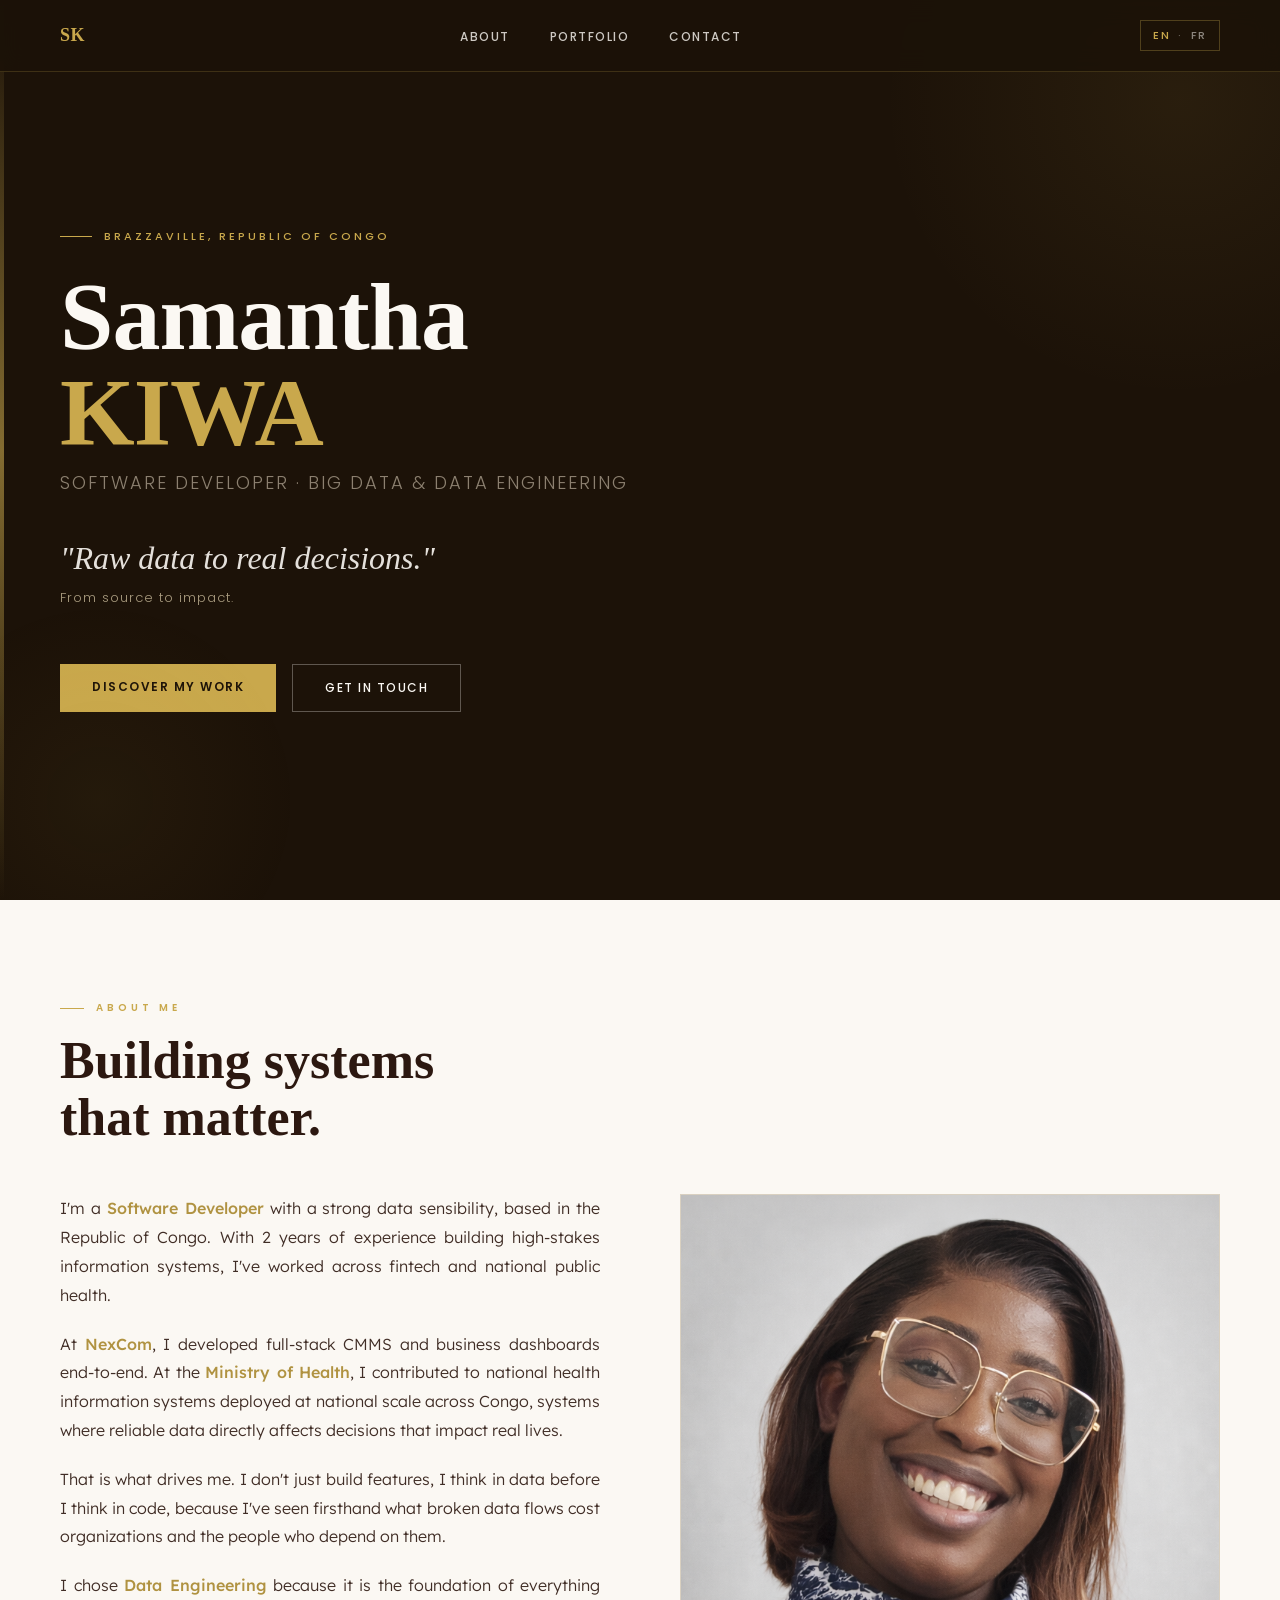
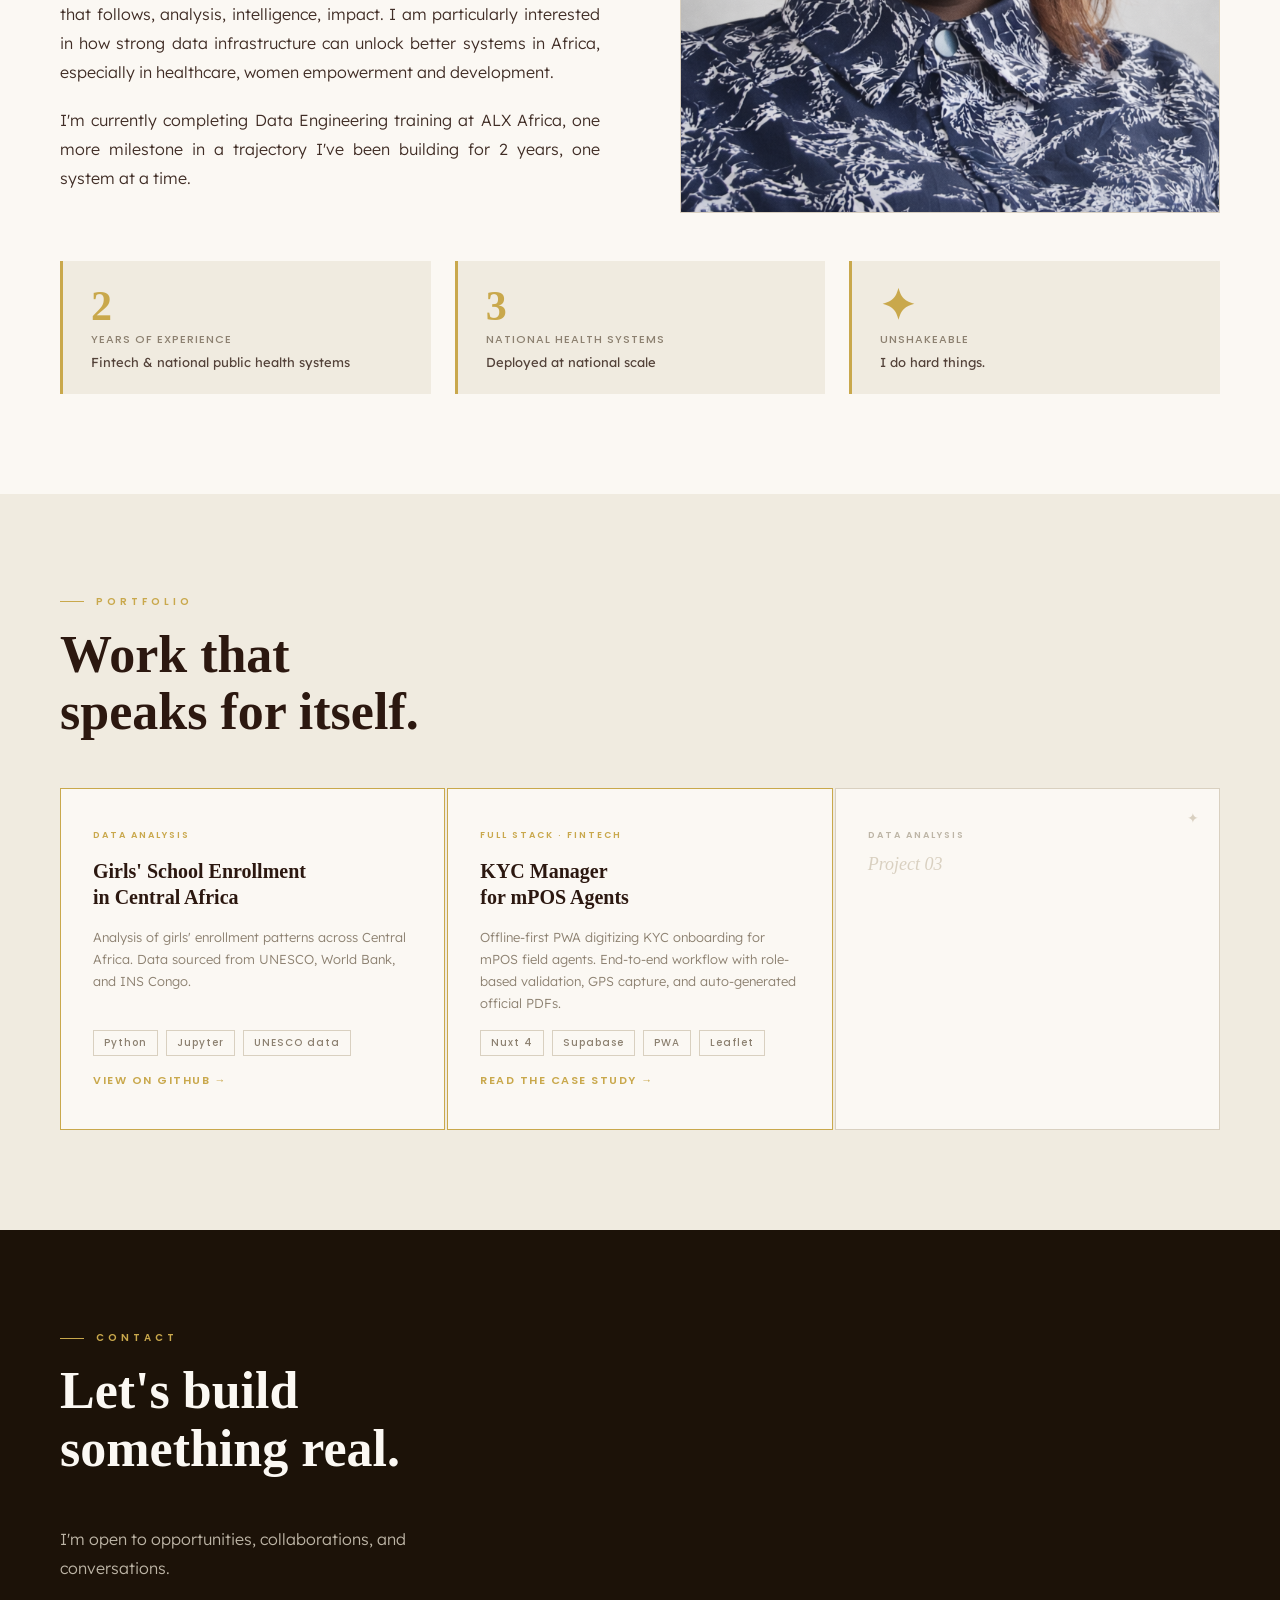
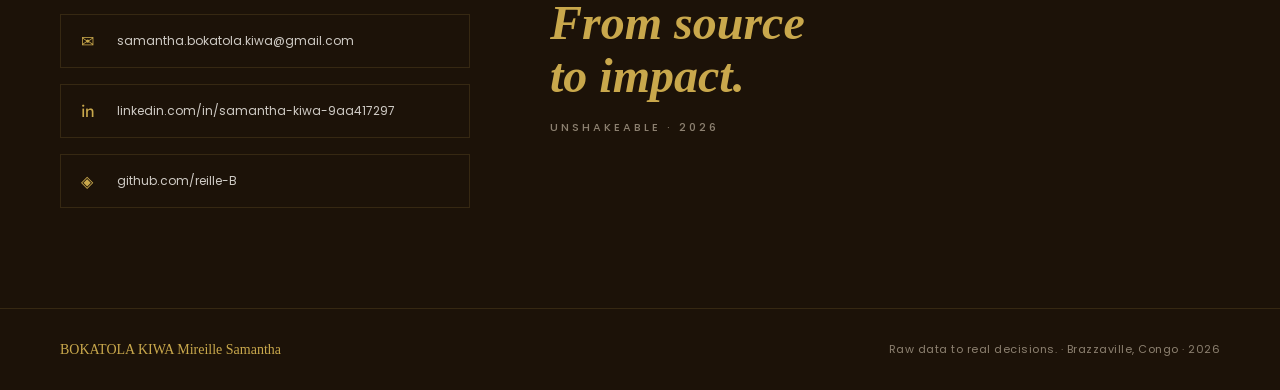
<file: index.html>
<!DOCTYPE html>
<html lang="en">
<head>
<meta charset="UTF-8">
<meta name="viewport" content="width=device-width, initial-scale=1.0">
<title>Samantha KIWA Software Developer · Big Data & Data Engineering</title>
<link href="https://fonts.googleapis.com/css2?family=Poppins:wght@300;400;500;600&family=Lexend:wght@300;400;500&display=swap" rel="stylesheet">
<link rel="stylesheet" href="style.css">
</head>
<body>

<!-- NAV -->
<nav>
  <div class="nav-logo">SK</div>
  <ul class="nav-links">
    <li><a href="#about" data-i18n="nav-about">About</a></li>
    <li><a href="#portfolio" data-i18n="nav-portfolio">Portfolio</a></li>
    <li><a href="#contact" data-i18n="nav-contact">Contact</a></li>
  </ul>
  <button class="lang-switch" aria-label="Change language" type="button">
    <span data-lang="en">EN</span>
    <span class="lang-sep">·</span>
    <span data-lang="fr">FR</span>
  </button>
</nav>

<!-- HERO -->
<section class="hero">
  <div class="hero-bar"></div>
  <div class="hero-content">
    <div class="hero-eyebrow" data-i18n="hero-eyebrow">Brazzaville, Republic of Congo</div>
    <h1 class="hero-name">Samantha<br><span>KIWA</span></h1>
    <p class="hero-title" data-i18n="hero-title">Software Developer · Big Data & Data Engineering</p>
    <p class="hero-tagline" data-i18n="hero-tagline">"Raw data to real decisions."</p>
    <p class="hero-sub" data-i18n="hero-sub">From source to impact.</p>
    <div class="hero-cta">
      <a href="#about" class="btn-primary" data-i18n="cta-discover">Discover my work</a>
      <a href="#contact" class="btn-ghost" data-i18n="cta-contact">Get in touch</a>
    </div>
  </div>
</section>

<!-- ABOUT -->
<section id="about">
  <div class="section-wrap">
    <div class="section-label" data-i18n="about-label">About me</div>
    <h2 class="section-title" data-i18n="about-title">Building systems<br>that matter.</h2>
    <div class="about-top fade-in">
      <div class="about-left">
        <div class="about-text">
          <p data-i18n="about-p1">I'm a <strong>Software Developer</strong> with a strong data sensibility, based in the  Republic of Congo. With 2 years of experience building high-stakes information systems, I've worked across fintech and national public health.</p>
          <p data-i18n="about-p2">At <strong>NexCom</strong>, I developed full-stack CMMS and business dashboards end-to-end. At the <strong>Ministry of Health</strong>, I contributed to national health information systems deployed at national scale across Congo, systems where reliable data directly affects decisions that impact real lives.</p>
          <p data-i18n="about-p3">That is what drives me. I don't just build features, I think in data before I think in code, because I've seen firsthand what broken data flows cost organizations and the people who depend on them.</p>
          <p data-i18n="about-p4">I chose <strong>Data Engineering</strong> because it is the foundation of everything that follows, analysis, intelligence, impact. I am particularly interested in how strong data infrastructure can unlock better systems in Africa, especially in healthcare, women empowerment and development.</p>
          <p data-i18n="about-p5">I'm currently completing Data Engineering training at ALX Africa, one more milestone in a trajectory I've been building for 2 years, one system at a time.</p>
        </div>
      </div>
      <div class="about-photo">
        <img src="img/moi.png" alt="Samantha KIWA">
      </div>
    </div>
    <div class="about-stats fade-in">
      <div class="stat-card">
        <div class="stat-number">2</div>
        <div class="stat-label" data-i18n="stat1-label">Years of experience</div>
        <div class="stat-desc" data-i18n="stat1-desc">Fintech & national public health systems</div>
      </div>
      <div class="stat-card">
        <div class="stat-number">3</div>
        <div class="stat-label" data-i18n="stat2-label">National health systems</div>
        <div class="stat-desc" data-i18n="stat2-desc">Deployed at national scale</div>
      </div>
      <div class="stat-card">
        <div class="stat-number">✦</div>
        <div class="stat-label" data-i18n="stat3-label">Unshakeable</div>
        <div class="stat-desc" data-i18n="stat3-desc">I do hard things.</div>
      </div>
    </div>
  </div>
</section>


<!-- PORTFOLIO -->
<section id="portfolio">
  <div class="section-wrap">
    <div class="section-label" data-i18n="portfolio-label">Portfolio</div>
    <h2 class="section-title" data-i18n="portfolio-title">Work that<br>speaks for itself.</h2>
    <div class="portfolio-grid">
      <a href="https://github.com/reille-B/analyse_scolarisation" target="_blank" class="portfolio-card">
        <div class="pc-tag" data-i18n="pc1-tag">Data Analysis</div>
        <h3 class="pc-title" data-i18n="pc1-title">Girls' School Enrollment<br>in Central Africa</h3>
        <p class="pc-desc" data-i18n="pc1-desc">Analysis of girls' enrollment patterns across Central Africa. Data sourced from UNESCO, World Bank, and INS Congo.</p>
        <div class="pc-stack">
          <span>Python</span>
          <span>Jupyter</span>
          <span data-i18n="pc1-stack3">UNESCO data</span>
        </div>
        <div class="pc-link" data-i18n="pc1-link">View on GitHub →</div>
      </a>
      <a href="kyc.html" class="portfolio-card">
        <div class="pc-tag" data-i18n="pc2-tag">Full Stack · Fintech</div>
        <h3 class="pc-title" data-i18n="pc2-title">KYC Manager<br>for mPOS Agents</h3>
        <p class="pc-desc" data-i18n="pc2-desc">Offline-first PWA digitizing KYC onboarding for mPOS field agents. End-to-end workflow with role-based validation, GPS capture, and auto-generated official PDFs.</p>
        <div class="pc-stack">
          <span>Nuxt 4</span>
          <span>Supabase</span>
          <span>PWA</span>
          <span>Leaflet</span>
        </div>
        <div class="pc-link" data-i18n="pc2-link">Read the case study →</div>
      </a>
      <div class="portfolio-placeholder">
        <div class="pp-tag" data-i18n="pp-tag-data">Data Analysis</div>
        <div class="pp-title">Project 03</div>
      </div>
    </div>
  </div>
</section>

<!-- CONTACT -->
<section id="contact">
  <div class="section-wrap">
    <div class="section-label" data-i18n="contact-label">Contact</div>
    <h2 class="section-title" data-i18n="contact-title">Let's build<br>something real.</h2>
    <div class="contact-grid fade-in">
      <div>
        <p class="contact-intro" data-i18n="contact-intro">I'm open to opportunities, collaborations, and conversations.</p>
        <div class="contact-links">
          <a href="mailto:samantha.bokatola.kiwa@gmail.com" class="contact-link">
            <span class="contact-link-icon">✉</span>
            <span class="contact-link-text">samantha.bokatola.kiwa@gmail.com</span>
          </a>
          <a href="https://linkedin.com/in/samantha-kiwa-9aa417297" target="_blank" class="contact-link">
            <span class="contact-link-icon">in</span>
            <span class="contact-link-text">linkedin.com/in/samantha-kiwa-9aa417297</span>
          </a>
          <a href="https://github.com/reille-B" target="_blank" class="contact-link">
            <span class="contact-link-icon">◈</span>
            <span class="contact-link-text">github.com/reille-B</span>
          </a>
        </div>
      </div>
      <div class="contact-right">
        <div class="motto" data-i18n="motto">From source<br>to impact.</div>
        <div class="motto-sub" data-i18n="motto-sub">Unshakeable · 2026</div>
      </div>
    </div>
  </div>
</section>

<!-- FOOTER -->
<footer>
  <div class="footer-inner">
    <div class="footer-name">BOKATOLA KIWA Mireille Samantha</div>
    <div class="footer-copy" data-i18n="footer-copy">Raw data to real decisions. · Brazzaville, Congo · 2026</div>
  </div>
</footer>

<script>
  const translations = {
    en: {
      __title: "Samantha KIWA Software Developer · Big Data & Data Engineering",
      "nav-about": "About",
      "nav-portfolio": "Portfolio",
      "nav-contact": "Contact",
      "hero-eyebrow": "Brazzaville, Republic of Congo",
      "hero-title": "Software Developer · Big Data & Data Engineering",
      "hero-tagline": "\"Raw data to real decisions.\"",
      "hero-sub": "From source to impact.",
      "cta-discover": "Discover my work",
      "cta-contact": "Get in touch",
      "about-label": "About me",
      "about-title": "Building systems<br>that matter.",
      "about-p1": "I'm a <strong>Software Developer</strong> with a strong data sensibility, based in the Republic of Congo. With 2 years of experience building high-stakes information systems, I've worked across fintech and national public health.",
      "about-p2": "At <strong>NexCom</strong>, I developed full-stack CMMS and business dashboards end-to-end. At the <strong>Ministry of Health</strong>, I contributed to national health information systems deployed at national scale across Congo, systems where reliable data directly affects decisions that impact real lives.",
      "about-p3": "That is what drives me. I don't just build features, I think in data before I think in code, because I've seen firsthand what broken data flows cost organizations and the people who depend on them.",
      "about-p4": "I chose <strong>Data Engineering</strong> because it is the foundation of everything that follows, analysis, intelligence, impact. I am particularly interested in how strong data infrastructure can unlock better systems in Africa, especially in healthcare, women empowerment and development.",
      "about-p5": "I'm currently completing Data Engineering training at ALX Africa, one more milestone in a trajectory I've been building for 2 years, one system at a time.",
      "stat1-label": "Years of experience",
      "stat1-desc": "Fintech & national public health systems",
      "stat2-label": "National health systems",
      "stat2-desc": "Deployed at national scale",
      "stat3-label": "Unshakeable",
      "stat3-desc": "I do hard things.",
      "portfolio-label": "Portfolio",
      "portfolio-title": "Work that<br>speaks for itself.",
      "pc1-tag": "Data Analysis",
      "pc1-title": "Girls' School Enrollment<br>in Central Africa",
      "pc1-desc": "Analysis of girls' enrollment patterns across Central Africa. Data sourced from UNESCO, World Bank, and INS Congo.",
      "pc1-stack3": "UNESCO data",
      "pc1-link": "View on GitHub →",
      "pc2-tag": "Full Stack · Fintech",
      "pc2-title": "KYC Manager<br>for mPOS Agents",
      "pc2-desc": "Offline-first PWA digitizing KYC onboarding for mPOS field agents. End-to-end workflow with role-based validation, GPS capture, and auto-generated official PDFs.",
      "pc2-link": "Read the case study →",
      "pp-tag-fullstack": "Full Stack",
      "pp-tag-data": "Data Analysis",
      "contact-label": "Contact",
      "contact-title": "Let's build<br>something real.",
      "contact-intro": "I'm open to opportunities, collaborations, and conversations.",
      "motto": "From source<br>to impact.",
      "motto-sub": "Unshakeable · 2026",
      "footer-copy": "Raw data to real decisions. · Brazzaville, Congo · 2026"
    },
    fr: {
      __title: "Samantha KIWA Développeuse logiciel · Big Data & Data Engineering",
      "nav-about": "À propos",
      "nav-portfolio": "Portfolio",
      "nav-contact": "Contact",
      "hero-eyebrow": "Brazzaville, République du Congo",
      "hero-title": "Développeuse logiciel · Big Data & Data Engineering",
      "hero-tagline": "« Des données brutes aux décisions réelles. »",
      "hero-sub": "De la source à l'impact.",
      "cta-discover": "Découvrir mon travail",
      "cta-contact": "Me contacter",
      "about-label": "À propos",
      "about-title": "Construire des systèmes<br>qui comptent.",
      "about-p1": "Je suis <strong>Développeuse logiciel</strong> avec une forte sensibilité data, basée en République du Congo. Forte de 2 ans d'expérience dans la construction de systèmes d'information à enjeux élevés, j'ai travaillé dans la fintech et la santé publique nationale.",
      "about-p2": "Chez <strong>NexCom</strong>, j'ai développé des CMMS full-stack et des tableaux de bord métier de bout en bout. Au <strong>Ministère de la Santé</strong>, j'ai contribué à des systèmes nationaux d'information sanitaire déployés à l'échelle nationale au Congo, des systèmes où la fiabilité des données influence directement des décisions qui touchent à des vies humaines.",
      "about-p3": "C'est ce qui me porte. Je ne construis pas seulement des fonctionnalités : je pense en données avant de penser en code, parce que j'ai vu de mes yeux ce que coûtent des flux de données défaillants aux organisations et aux personnes qui en dépendent.",
      "about-p4": "J'ai choisi le <strong>Data Engineering</strong> parce que c'est le socle de tout ce qui suit : analyse, intelligence, impact. Je m'intéresse particulièrement à la façon dont une infrastructure de données solide peut débloquer de meilleurs systèmes en Afrique, notamment dans la santé, l'autonomisation des femmes et le développement.",
      "about-p5": "Je termine actuellement une formation Data Engineering à ALX Africa, un jalon de plus dans une trajectoire que je construis depuis 2 ans, un système à la fois.",
      "stat1-label": "Années d'expérience",
      "stat1-desc": "Fintech & santé publique nationale",
      "stat2-label": "Systèmes nationaux de santé",
      "stat2-desc": "Déployés à l'échelle nationale",
      "stat3-label": "Inébranlable",
      "stat3-desc": "Je fais les choses difficiles.",
      "portfolio-label": "Portfolio",
      "portfolio-title": "Un travail qui<br>parle de lui-même.",
      "pc1-tag": "Analyse de données",
      "pc1-title": "Scolarisation des filles<br>en Afrique centrale",
      "pc1-desc": "Analyse des dynamiques de scolarisation des filles à travers l'Afrique centrale. Données issues de l'UNESCO, de la Banque mondiale et de l'INS Congo.",
      "pc1-stack3": "Données UNESCO",
      "pc1-link": "Voir sur GitHub →",
      "pc2-tag": "Full Stack · Fintech",
      "pc2-title": "KYC Manager<br>pour agents mPOS",
      "pc2-desc": "PWA offline-first qui numérise l'onboarding KYC des agents mPOS sur le terrain. Workflow complet avec validation par rôles, GPS et génération automatique des PDF officiels.",
      "pc2-link": "Lire l'étude de cas →",
      "pp-tag-fullstack": "Full Stack",
      "pp-tag-data": "Analyse de données",
      "contact-label": "Contact",
      "contact-title": "Construisons<br>quelque chose de vrai.",
      "contact-intro": "Je suis ouverte aux opportunités, aux collaborations et aux échanges.",
      "motto": "De la source<br>à l'impact.",
      "motto-sub": "Inébranlable · 2026",
      "footer-copy": "Des données brutes aux décisions réelles. · Brazzaville, Congo · 2026"
    }
  };

  function detectInitialLang() {
    const saved = localStorage.getItem('lang');
    if (saved === 'en' || saved === 'fr') return saved;
    return (navigator.language || '').toLowerCase().startsWith('fr') ? 'fr' : 'en';
  }

  function applyLang(lang) {
    const dict = translations[lang];
    document.documentElement.lang = lang;
    document.title = dict.__title;
    document.querySelectorAll('[data-i18n]').forEach(el => {
      const key = el.dataset.i18n;
      if (dict[key] != null) el.innerHTML = dict[key];
    });
    document.querySelectorAll('.lang-switch [data-lang]').forEach(el => {
      el.classList.toggle('active', el.dataset.lang === lang);
    });
    localStorage.setItem('lang', lang);
  }

  applyLang(detectInitialLang());

  document.querySelector('.lang-switch').addEventListener('click', () => {
    const current = document.documentElement.lang;
    applyLang(current === 'fr' ? 'en' : 'fr');
  });

  const observer = new IntersectionObserver((entries) => {
    entries.forEach(entry => {
      if (entry.isIntersecting) {
        entry.target.classList.add('visible');
      }
    });
  }, { threshold: 0.1 });

  document.querySelectorAll('.fade-in').forEach(el => observer.observe(el));
</script>
</body>
</html>
</file>
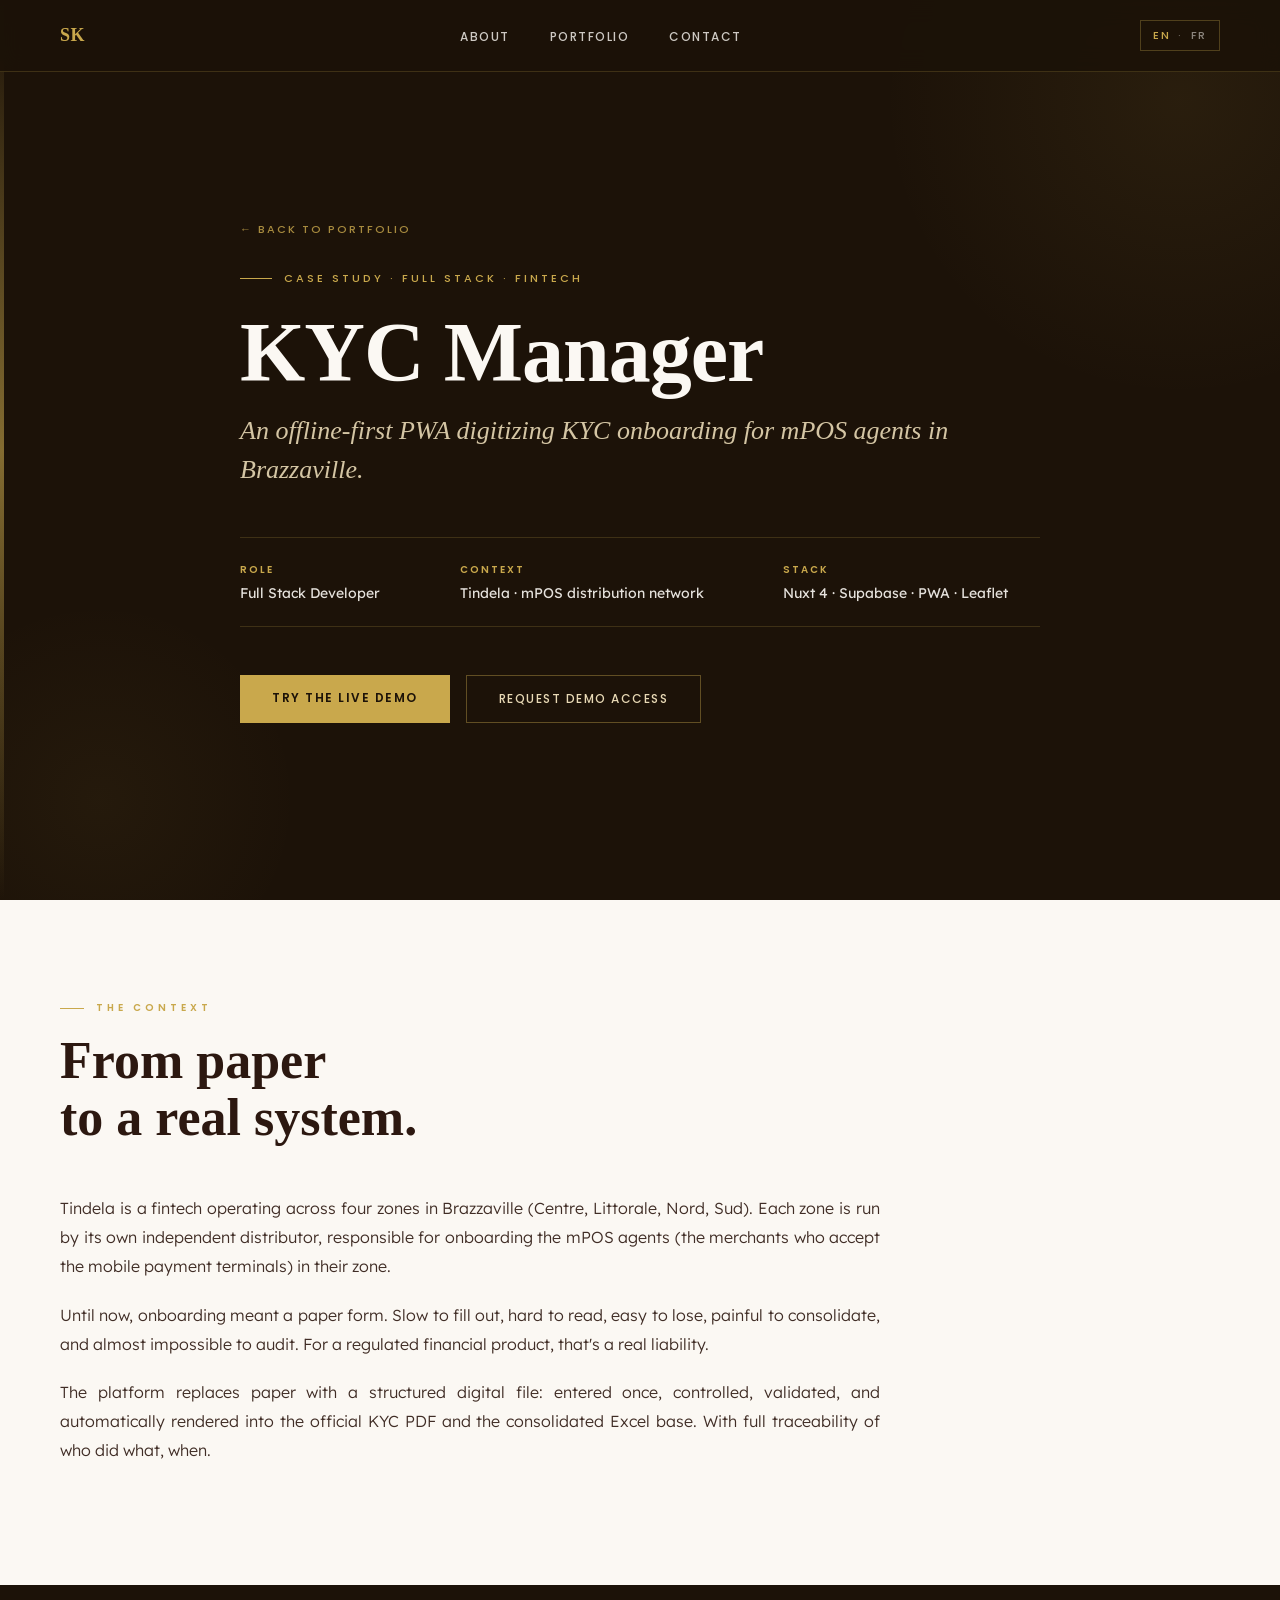
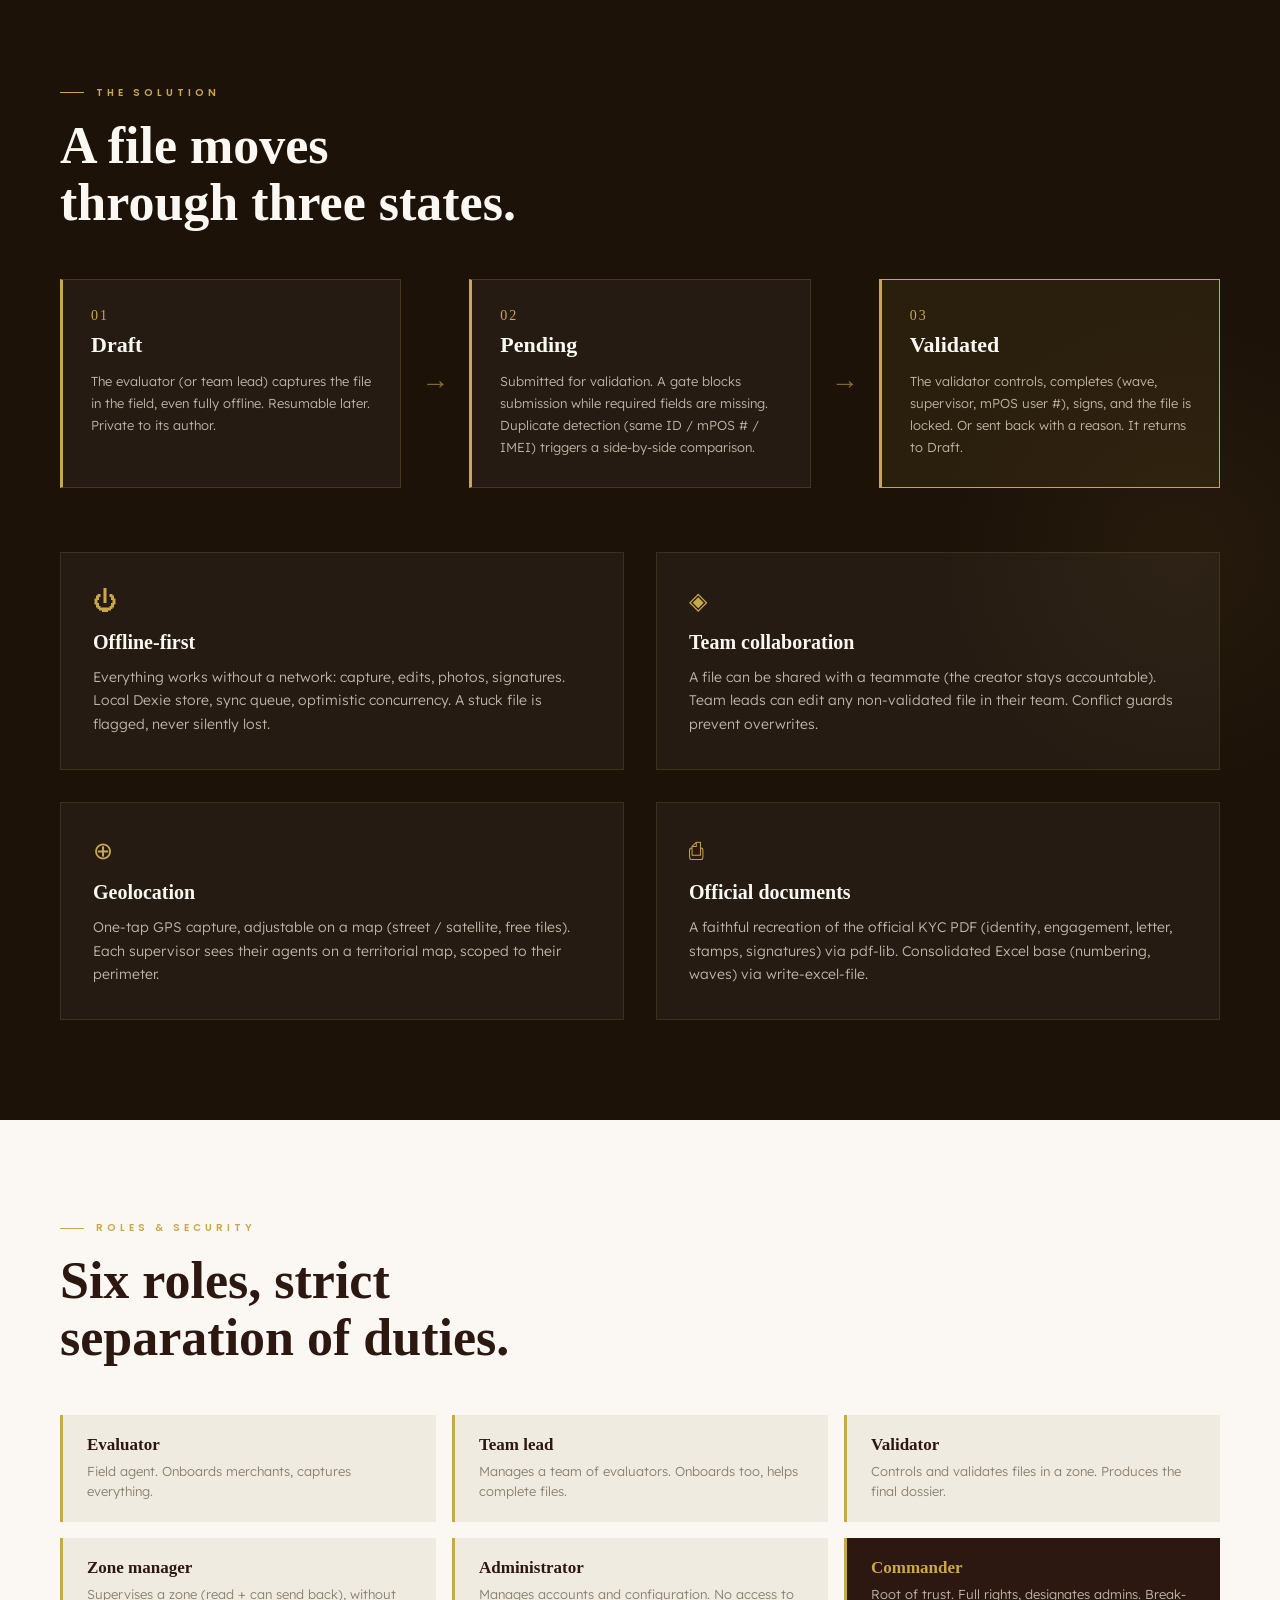
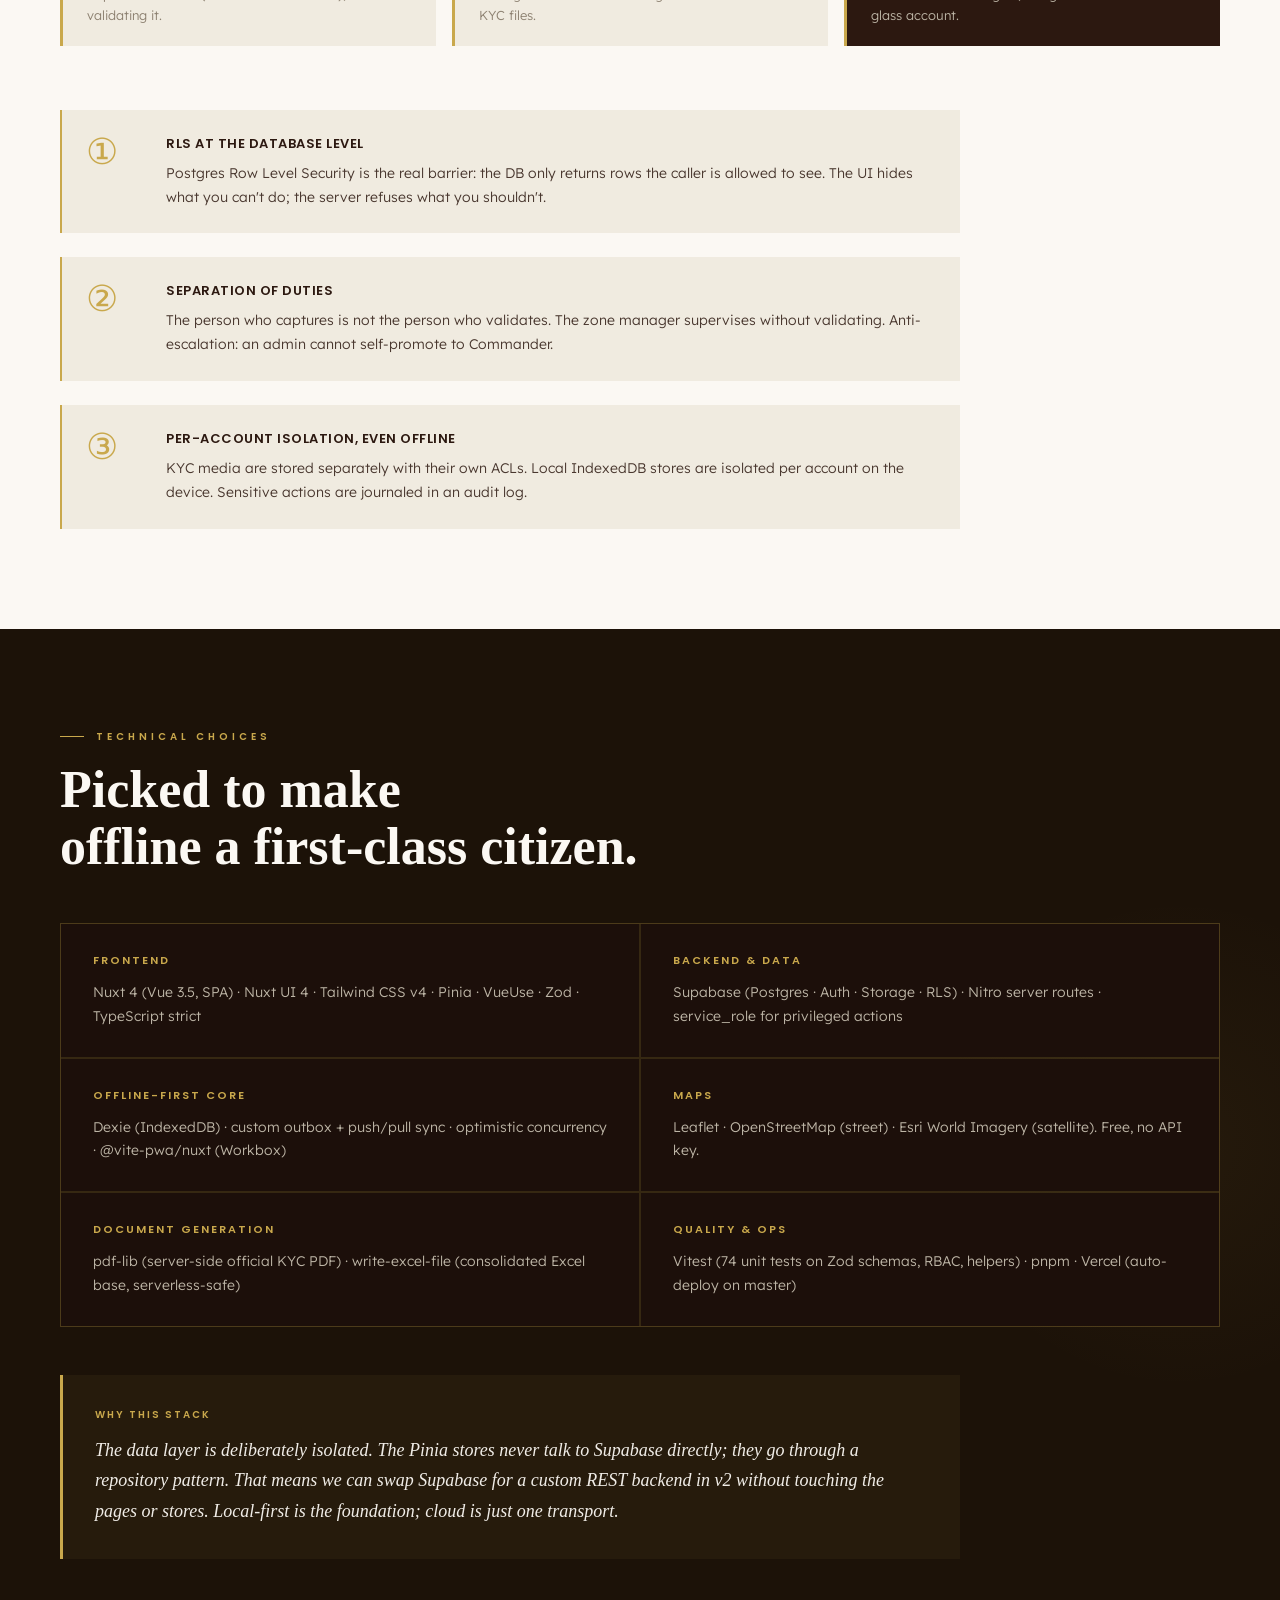
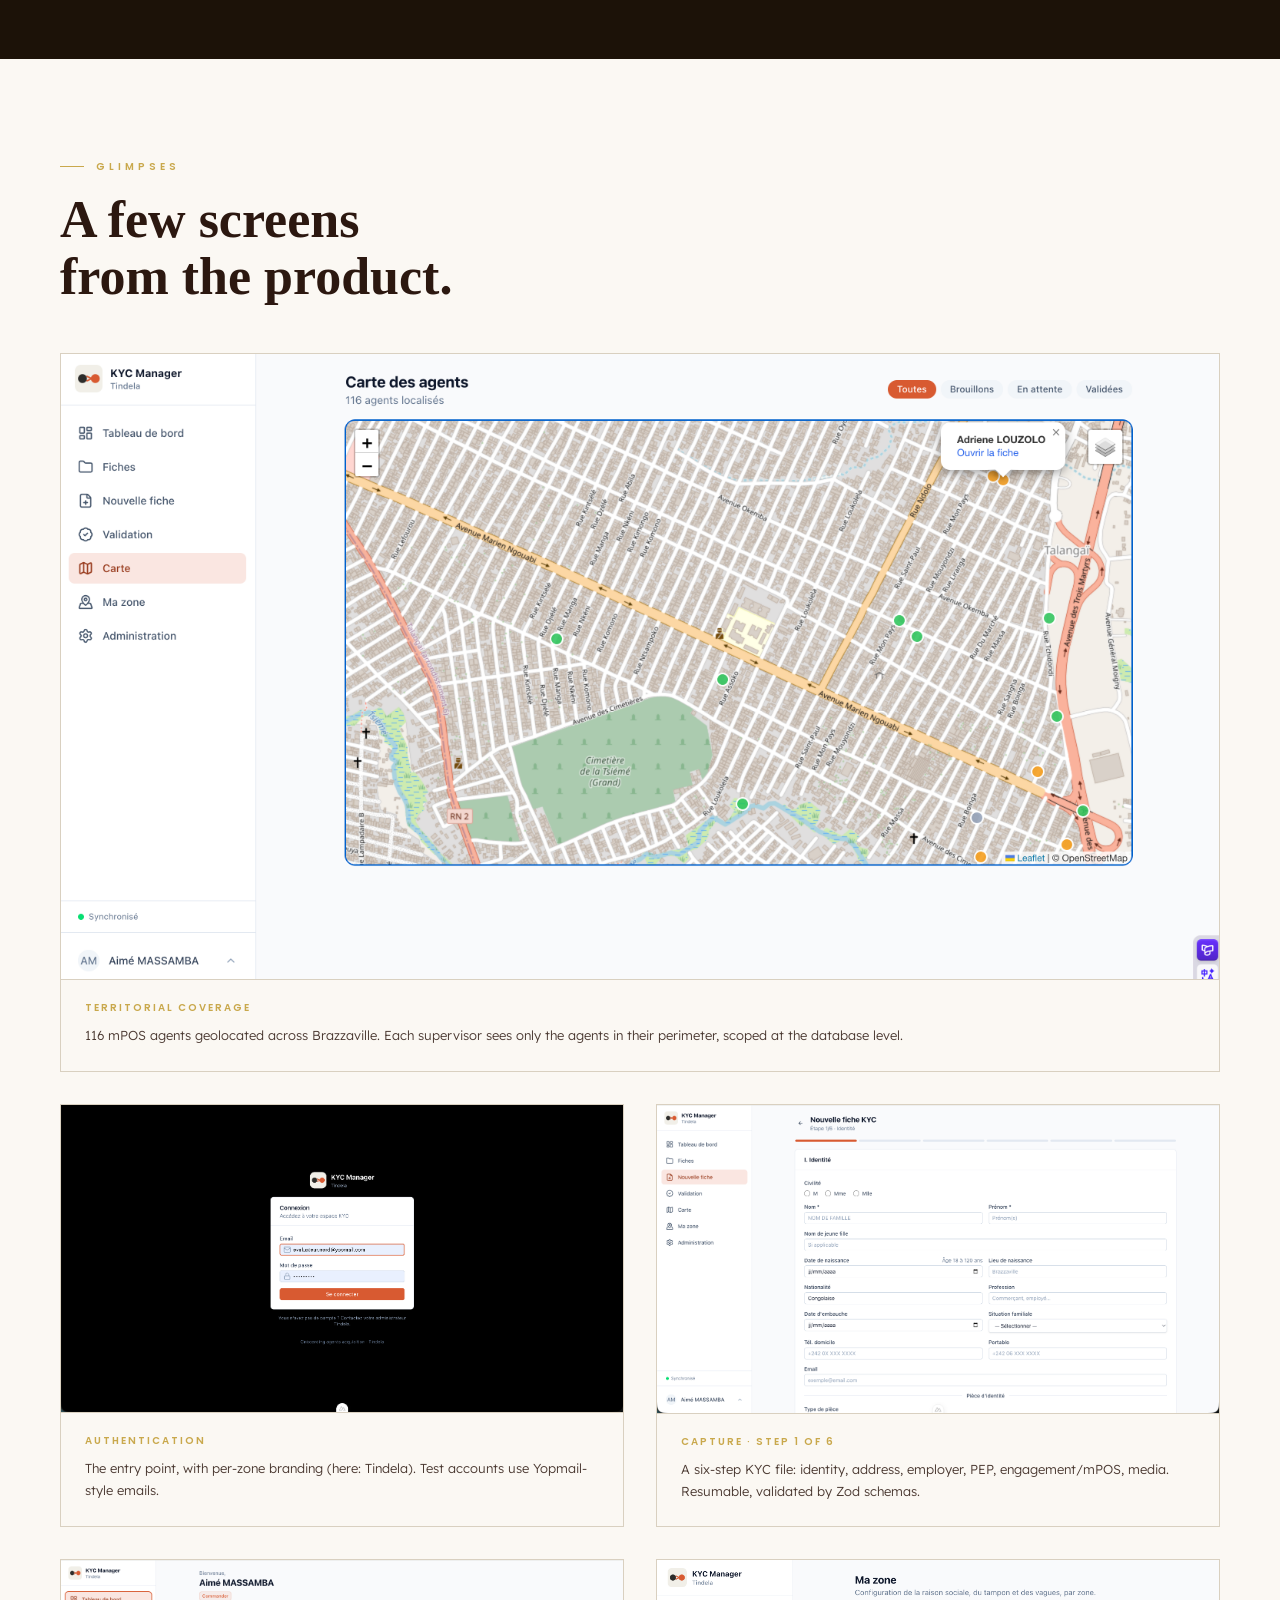
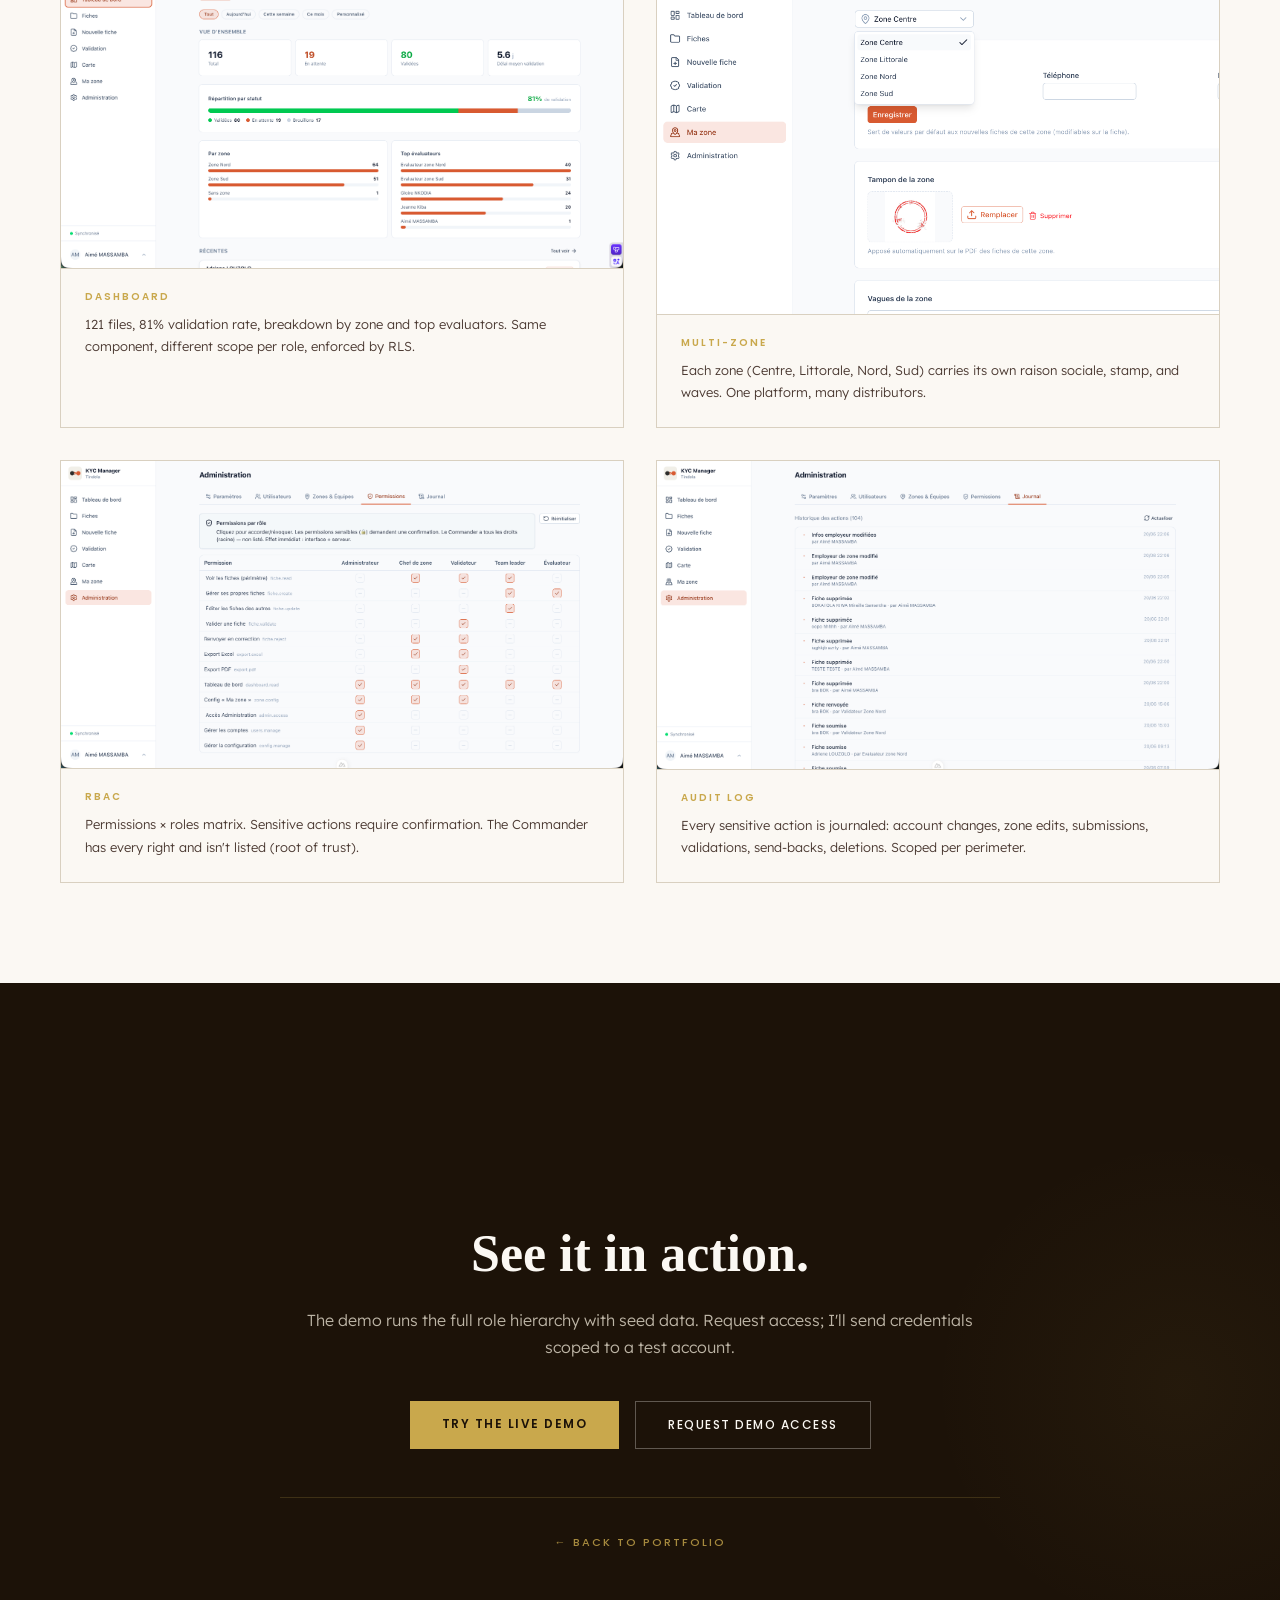
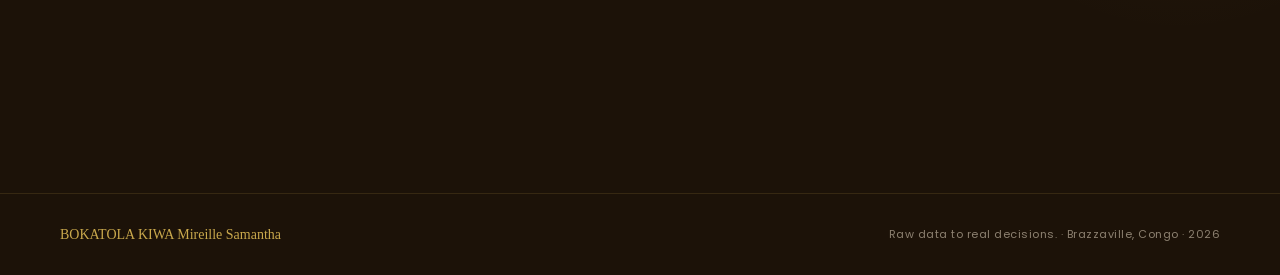
<file: kyc.html>
<!DOCTYPE html>
<html lang="en">
<head>
<meta charset="UTF-8">
<meta name="viewport" content="width=device-width, initial-scale=1.0">
<title>KYC Manager · Case Study · Samantha KIWA</title>
<link href="https://fonts.googleapis.com/css2?family=Poppins:wght@300;400;500;600&family=Lexend:wght@300;400;500&display=swap" rel="stylesheet">
<link rel="stylesheet" href="style.css">
</head>
<body>

<!-- NAV -->
<nav>
  <a href="index.html" class="nav-logo">SK</a>
  <ul class="nav-links">
    <li><a href="index.html#about" data-i18n="nav-about">About</a></li>
    <li><a href="index.html#portfolio" data-i18n="nav-portfolio">Portfolio</a></li>
    <li><a href="index.html#contact" data-i18n="nav-contact">Contact</a></li>
  </ul>
  <button class="lang-switch" aria-label="Change language" type="button">
    <span data-lang="en">EN</span>
    <span class="lang-sep">·</span>
    <span data-lang="fr">FR</span>
  </button>
</nav>

<!-- HERO -->
<section class="case-hero">
  <div class="hero-bar"></div>
  <div class="section-wrap">
    <div class="case-back">
      <a href="index.html#portfolio" data-i18n="case-back">← Back to portfolio</a>
    </div>
    <div class="case-hero-eyebrow" data-i18n="case-eyebrow">Case Study · Full Stack · Fintech</div>
    <h1 class="case-hero-title">KYC Manager</h1>
    <p class="case-hero-sub" data-i18n="case-hero-sub">An offline-first PWA digitizing KYC onboarding for mPOS agents in Brazzaville.</p>
    <div class="case-meta">
      <div class="meta-item">
        <div class="meta-label" data-i18n="meta-role-label">Role</div>
        <div class="meta-value" data-i18n="meta-role">Full Stack Developer</div>
      </div>
      <div class="meta-item">
        <div class="meta-label" data-i18n="meta-context-label">Context</div>
        <div class="meta-value" data-i18n="meta-context">Tindela · mPOS distribution network</div>
      </div>
      <div class="meta-item">
        <div class="meta-label" data-i18n="meta-stack-label">Stack</div>
        <div class="meta-value">Nuxt 4 · Supabase · PWA · Leaflet</div>
      </div>
    </div>
    <div class="case-cta">
      <a href="https://kyc-youbusiness.vercel.app/" target="_blank" class="btn-primary" data-i18n="case-cta-demo">Try the live demo</a>
      <a href="mailto:samantha.bokatola.kiwa@gmail.com?subject=KYC%20Manager%3A%20demo%20access" class="btn-ghost-dark" data-i18n="case-cta-access">Request demo access</a>
    </div>
  </div>
</section>

<!-- CONTEXT -->
<section class="case-section">
  <div class="section-wrap">
    <div class="section-label" data-i18n="context-label">The context</div>
    <h2 class="section-title" data-i18n="context-title">From paper<br>to a real system.</h2>
    <div class="case-body">
      <p data-i18n="context-p1">Tindela is a fintech operating across four zones in Brazzaville (Centre, Littorale, Nord, Sud). Each zone is run by its own independent distributor, responsible for onboarding the mPOS agents (the merchants who accept the mobile payment terminals) in their zone.</p>
      <p data-i18n="context-p2">Until now, onboarding meant a paper form. Slow to fill out, hard to read, easy to lose, painful to consolidate, and almost impossible to audit. For a regulated financial product, that's a real liability.</p>
      <p data-i18n="context-p3">The platform replaces paper with a structured digital file: entered once, controlled, validated, and automatically rendered into the official KYC PDF and the consolidated Excel base. With full traceability of who did what, when.</p>
    </div>
  </div>
</section>

<!-- SOLUTION -->
<section class="case-section case-section-dark">
  <div class="section-wrap">
    <div class="section-label" data-i18n="solution-label">The solution</div>
    <h2 class="section-title" data-i18n="solution-title">A file moves<br>through three states.</h2>

    <div class="lifecycle">
      <div class="lc-step">
        <div class="lc-num">01</div>
        <div class="lc-name" data-i18n="lc-draft">Draft</div>
        <div class="lc-desc" data-i18n="lc-draft-desc">The evaluator (or team lead) captures the file in the field, even fully offline. Resumable later. Private to its author.</div>
      </div>
      <div class="lc-arrow">→</div>
      <div class="lc-step">
        <div class="lc-num">02</div>
        <div class="lc-name" data-i18n="lc-pending">Pending</div>
        <div class="lc-desc" data-i18n="lc-pending-desc">Submitted for validation. A gate blocks submission while required fields are missing. Duplicate detection (same ID / mPOS # / IMEI) triggers a side-by-side comparison.</div>
      </div>
      <div class="lc-arrow">→</div>
      <div class="lc-step lc-step-final">
        <div class="lc-num">03</div>
        <div class="lc-name" data-i18n="lc-validated">Validated</div>
        <div class="lc-desc" data-i18n="lc-validated-desc">The validator controls, completes (wave, supervisor, mPOS user #), signs, and the file is locked. Or sent back with a reason. It returns to Draft.</div>
      </div>
    </div>

    <div class="case-feature-grid">
      <div class="case-feature">
        <div class="cf-icon">⏻</div>
        <h3 class="cf-title" data-i18n="feature-offline">Offline-first</h3>
        <p class="cf-desc" data-i18n="feature-offline-desc">Everything works without a network: capture, edits, photos, signatures. Local Dexie store, sync queue, optimistic concurrency. A stuck file is flagged, never silently lost.</p>
      </div>
      <div class="case-feature">
        <div class="cf-icon">◈</div>
        <h3 class="cf-title" data-i18n="feature-team">Team collaboration</h3>
        <p class="cf-desc" data-i18n="feature-team-desc">A file can be shared with a teammate (the creator stays accountable). Team leads can edit any non-validated file in their team. Conflict guards prevent overwrites.</p>
      </div>
      <div class="case-feature">
        <div class="cf-icon">⊕</div>
        <h3 class="cf-title" data-i18n="feature-geo">Geolocation</h3>
        <p class="cf-desc" data-i18n="feature-geo-desc">One-tap GPS capture, adjustable on a map (street / satellite, free tiles). Each supervisor sees their agents on a territorial map, scoped to their perimeter.</p>
      </div>
      <div class="case-feature">
        <div class="cf-icon">⎙</div>
        <h3 class="cf-title" data-i18n="feature-docs">Official documents</h3>
        <p class="cf-desc" data-i18n="feature-docs-desc">A faithful recreation of the official KYC PDF (identity, engagement, letter, stamps, signatures) via pdf-lib. Consolidated Excel base (numbering, waves) via write-excel-file.</p>
      </div>
    </div>
  </div>
</section>

<!-- ROLES & SECURITY -->
<section class="case-section">
  <div class="section-wrap">
    <div class="section-label" data-i18n="roles-label">Roles & security</div>
    <h2 class="section-title" data-i18n="roles-title">Six roles, strict<br>separation of duties.</h2>

    <div class="role-grid">
      <div class="role">
        <div class="role-name" data-i18n="role-eval">Evaluator</div>
        <div class="role-desc" data-i18n="role-eval-desc">Field agent. Onboards merchants, captures everything.</div>
      </div>
      <div class="role">
        <div class="role-name" data-i18n="role-lead">Team lead</div>
        <div class="role-desc" data-i18n="role-lead-desc">Manages a team of evaluators. Onboards too, helps complete files.</div>
      </div>
      <div class="role">
        <div class="role-name" data-i18n="role-valid">Validator</div>
        <div class="role-desc" data-i18n="role-valid-desc">Controls and validates files in a zone. Produces the final dossier.</div>
      </div>
      <div class="role">
        <div class="role-name" data-i18n="role-zone">Zone manager</div>
        <div class="role-desc" data-i18n="role-zone-desc">Supervises a zone (read + can send back), without validating it.</div>
      </div>
      <div class="role">
        <div class="role-name" data-i18n="role-admin">Administrator</div>
        <div class="role-desc" data-i18n="role-admin-desc">Manages accounts and configuration. No access to KYC files.</div>
      </div>
      <div class="role role-root">
        <div class="role-name" data-i18n="role-commander">Commander</div>
        <div class="role-desc" data-i18n="role-commander-desc">Root of trust. Full rights, designates admins. Break-glass account.</div>
      </div>
    </div>

    <div class="security-points">
      <div class="sec-point">
        <div class="sec-num">①</div>
        <div class="sec-body">
          <div class="sec-title" data-i18n="sec-rls-title">RLS at the database level</div>
          <div class="sec-desc" data-i18n="sec-rls-desc">Postgres Row Level Security is the real barrier: the DB only returns rows the caller is allowed to see. The UI hides what you can't do; the server refuses what you shouldn't.</div>
        </div>
      </div>
      <div class="sec-point">
        <div class="sec-num">②</div>
        <div class="sec-body">
          <div class="sec-title" data-i18n="sec-sep-title">Separation of duties</div>
          <div class="sec-desc" data-i18n="sec-sep-desc">The person who captures is not the person who validates. The zone manager supervises without validating. Anti-escalation: an admin cannot self-promote to Commander.</div>
        </div>
      </div>
      <div class="sec-point">
        <div class="sec-num">③</div>
        <div class="sec-body">
          <div class="sec-title" data-i18n="sec-iso-title">Per-account isolation, even offline</div>
          <div class="sec-desc" data-i18n="sec-iso-desc">KYC media are stored separately with their own ACLs. Local IndexedDB stores are isolated per account on the device. Sensitive actions are journaled in an audit log.</div>
        </div>
      </div>
    </div>
  </div>
</section>

<!-- STACK -->
<section class="case-section case-section-dark">
  <div class="section-wrap">
    <div class="section-label" data-i18n="stack-label">Technical choices</div>
    <h2 class="section-title" data-i18n="stack-title">Picked to make<br>offline a first-class citizen.</h2>

    <div class="stack-grid">
      <div class="stack-cat">
        <div class="sc-name" data-i18n="sc-frontend">Frontend</div>
        <div class="sc-items">Nuxt 4 (Vue 3.5, SPA) · Nuxt UI 4 · Tailwind CSS v4 · Pinia · VueUse · Zod · TypeScript strict</div>
      </div>
      <div class="stack-cat">
        <div class="sc-name" data-i18n="sc-backend">Backend & data</div>
        <div class="sc-items">Supabase (Postgres · Auth · Storage · RLS) · Nitro server routes · service_role for privileged actions</div>
      </div>
      <div class="stack-cat">
        <div class="sc-name" data-i18n="sc-offline">Offline-first core</div>
        <div class="sc-items">Dexie (IndexedDB) · custom outbox + push/pull sync · optimistic concurrency · @vite-pwa/nuxt (Workbox)</div>
      </div>
      <div class="stack-cat">
        <div class="sc-name" data-i18n="sc-maps">Maps</div>
        <div class="sc-items">Leaflet · OpenStreetMap (street) · Esri World Imagery (satellite). Free, no API key.</div>
      </div>
      <div class="stack-cat">
        <div class="sc-name" data-i18n="sc-docs">Document generation</div>
        <div class="sc-items">pdf-lib (server-side official KYC PDF) · write-excel-file (consolidated Excel base, serverless-safe)</div>
      </div>
      <div class="stack-cat">
        <div class="sc-name" data-i18n="sc-quality">Quality & ops</div>
        <div class="sc-items">Vitest (74 unit tests on Zod schemas, RBAC, helpers) · pnpm · Vercel (auto-deploy on master)</div>
      </div>
    </div>

    <div class="case-callout">
      <div class="callout-label" data-i18n="callout-label">Why this stack</div>
      <p class="callout-text" data-i18n="callout-text">The data layer is deliberately isolated. The Pinia stores never talk to Supabase directly; they go through a repository pattern. That means we can swap Supabase for a custom REST backend in v2 without touching the pages or stores. Local-first is the foundation; cloud is just one transport.</p>
    </div>
  </div>
</section>

<!-- GALLERY -->
<section class="case-section">
  <div class="section-wrap">
    <div class="section-label" data-i18n="gallery-label">Glimpses</div>
    <h2 class="section-title" data-i18n="gallery-title">A few screens<br>from the product.</h2>

    <div class="gallery-grid">
      <figure class="gallery-item gallery-featured">
        <img src="img/kyc-map.png" alt="Map of mPOS agents across Brazzaville" loading="lazy">
        <figcaption>
          <div class="gc-tag" data-i18n="gallery-5-tag">Territorial coverage</div>
          <div class="gc-desc" data-i18n="gallery-5-desc">116 mPOS agents geolocated across Brazzaville. Each supervisor sees only the agents in their perimeter, scoped at the database level.</div>
        </figcaption>
      </figure>

      <figure class="gallery-item">
        <img src="img/kyc-login.png" alt="KYC Manager login screen" loading="lazy">
        <figcaption>
          <div class="gc-tag" data-i18n="gallery-1-tag">Authentication</div>
          <div class="gc-desc" data-i18n="gallery-1-desc">The entry point, with per-zone branding (here: Tindela). Test accounts use Yopmail-style emails.</div>
        </figcaption>
      </figure>

      <figure class="gallery-item">
        <img src="img/kyc-form.png" alt="New KYC file: Identity step" loading="lazy">
        <figcaption>
          <div class="gc-tag" data-i18n="gallery-2-tag">Capture · Step 1 of 6</div>
          <div class="gc-desc" data-i18n="gallery-2-desc">A six-step KYC file: identity, address, employer, PEP, engagement/mPOS, media. Resumable, validated by Zod schemas.</div>
        </figcaption>
      </figure>

      <figure class="gallery-item">
        <img src="img/kyc-dashboard.png" alt="Commander dashboard with KPIs" loading="lazy">
        <figcaption>
          <div class="gc-tag" data-i18n="gallery-6-tag">Dashboard</div>
          <div class="gc-desc" data-i18n="gallery-6-desc">121 files, 81% validation rate, breakdown by zone and top evaluators. Same component, different scope per role, enforced by RLS.</div>
        </figcaption>
      </figure>

      <figure class="gallery-item">
        <img src="img/kyc-zones.png" alt="Per-zone configuration" loading="lazy">
        <figcaption>
          <div class="gc-tag" data-i18n="gallery-3-tag">Multi-zone</div>
          <div class="gc-desc" data-i18n="gallery-3-desc">Each zone (Centre, Littorale, Nord, Sud) carries its own raison sociale, stamp, and waves. One platform, many distributors.</div>
        </figcaption>
      </figure>

      <figure class="gallery-item">
        <img src="img/kyc-permissions.png" alt="Permissions matrix by role" loading="lazy">
        <figcaption>
          <div class="gc-tag" data-i18n="gallery-4-tag">RBAC</div>
          <div class="gc-desc" data-i18n="gallery-4-desc">Permissions × roles matrix. Sensitive actions require confirmation. The Commander has every right and isn't listed (root of trust).</div>
        </figcaption>
      </figure>

      <figure class="gallery-item">
        <img src="img/kyc-audit.png" alt="Audit log of sensitive actions" loading="lazy">
        <figcaption>
          <div class="gc-tag" data-i18n="gallery-7-tag">Audit log</div>
          <div class="gc-desc" data-i18n="gallery-7-desc">Every sensitive action is journaled: account changes, zone edits, submissions, validations, send-backs, deletions. Scoped per perimeter.</div>
        </figcaption>
      </figure>
    </div>
  </div>
</section>

<!-- BOTTOM CTA -->
<section class="case-section case-section-dark case-section-closing">
  <div class="section-wrap case-bottom case-bottom-dark">
    <h2 class="section-title" data-i18n="cta-title">See it in action.</h2>
    <p class="case-bottom-text" data-i18n="cta-text">The demo runs the full role hierarchy with seed data. Request access; I'll send credentials scoped to a test account.</p>
    <div class="case-cta">
      <a href="https://kyc-youbusiness.vercel.app/" target="_blank" class="btn-primary" data-i18n="case-cta-demo">Try the live demo</a>
      <a href="mailto:samantha.bokatola.kiwa@gmail.com?subject=KYC%20Manager%3A%20demo%20access" class="btn-ghost" data-i18n="case-cta-access">Request demo access</a>
    </div>
    <div class="case-back-bottom">
      <a href="index.html#portfolio" data-i18n="case-back">← Back to portfolio</a>
    </div>
  </div>
</section>

<!-- FOOTER -->
<footer>
  <div class="footer-inner">
    <div class="footer-name">BOKATOLA KIWA Mireille Samantha</div>
    <div class="footer-copy" data-i18n="footer-copy">Raw data to real decisions. · Brazzaville, Congo · 2026</div>
  </div>
</footer>

<script>
  const translations = {
    en: {
      __title: "KYC Manager · Case Study · Samantha KIWA",
      "nav-about": "About",
      "nav-portfolio": "Portfolio",
      "nav-contact": "Contact",
      "case-back": "← Back to portfolio",
      "case-eyebrow": "Case Study · Full Stack · Fintech",
      "case-hero-sub": "An offline-first PWA digitizing KYC onboarding for mPOS agents in Brazzaville.",
      "meta-role-label": "Role",
      "meta-role": "Full Stack Developer",
      "meta-context-label": "Context",
      "meta-context": "Tindela · mPOS distribution network",
      "meta-stack-label": "Stack",
      "case-cta-demo": "Try the live demo",
      "case-cta-access": "Request demo access",
      "context-label": "The context",
      "context-title": "From paper<br>to a real system.",
      "context-p1": "Tindela is a fintech operating across four zones in Brazzaville (Centre, Littorale, Nord, Sud). Each zone is run by its own independent distributor, responsible for onboarding the mPOS agents (the merchants who accept the mobile payment terminals) in their zone.",
      "context-p2": "Until now, onboarding meant a paper form. Slow to fill out, hard to read, easy to lose, painful to consolidate, and almost impossible to audit. For a regulated financial product, that's a real liability.",
      "context-p3": "The platform replaces paper with a structured digital file: entered once, controlled, validated, and automatically rendered into the official KYC PDF and the consolidated Excel base. With full traceability of who did what, when.",
      "solution-label": "The solution",
      "solution-title": "A file moves<br>through three states.",
      "lc-draft": "Draft",
      "lc-draft-desc": "The evaluator (or team lead) captures the file in the field, even fully offline. Resumable later. Private to its author.",
      "lc-pending": "Pending",
      "lc-pending-desc": "Submitted for validation. A gate blocks submission while required fields are missing. Duplicate detection (same ID / mPOS # / IMEI) triggers a side-by-side comparison.",
      "lc-validated": "Validated",
      "lc-validated-desc": "The validator controls, completes (wave, supervisor, mPOS user #), signs, and the file is locked. Or sent back with a reason. It returns to Draft.",
      "feature-offline": "Offline-first",
      "feature-offline-desc": "Everything works without a network: capture, edits, photos, signatures. Local Dexie store, sync queue, optimistic concurrency. A stuck file is flagged, never silently lost.",
      "feature-team": "Team collaboration",
      "feature-team-desc": "A file can be shared with a teammate (the creator stays accountable). Team leads can edit any non-validated file in their team. Conflict guards prevent overwrites.",
      "feature-geo": "Geolocation",
      "feature-geo-desc": "One-tap GPS capture, adjustable on a map (street / satellite, free tiles). Each supervisor sees their agents on a territorial map, scoped to their perimeter.",
      "feature-docs": "Official documents",
      "feature-docs-desc": "A faithful recreation of the official KYC PDF (identity, engagement, letter, stamps, signatures) via pdf-lib. Consolidated Excel base (numbering, waves) via write-excel-file.",
      "roles-label": "Roles & security",
      "roles-title": "Six roles, strict<br>separation of duties.",
      "role-eval": "Evaluator",
      "role-eval-desc": "Field agent. Onboards merchants, captures everything.",
      "role-lead": "Team lead",
      "role-lead-desc": "Manages a team of evaluators. Onboards too, helps complete files.",
      "role-valid": "Validator",
      "role-valid-desc": "Controls and validates files in a zone. Produces the final dossier.",
      "role-zone": "Zone manager",
      "role-zone-desc": "Supervises a zone (read + can send back), without validating it.",
      "role-admin": "Administrator",
      "role-admin-desc": "Manages accounts and configuration. No access to KYC files.",
      "role-commander": "Commander",
      "role-commander-desc": "Root of trust. Full rights, designates admins. Break-glass account.",
      "sec-rls-title": "RLS at the database level",
      "sec-rls-desc": "Postgres Row Level Security is the real barrier: the DB only returns rows the caller is allowed to see. The UI hides what you can't do; the server refuses what you shouldn't.",
      "sec-sep-title": "Separation of duties",
      "sec-sep-desc": "The person who captures is not the person who validates. The zone manager supervises without validating. Anti-escalation: an admin cannot self-promote to Commander.",
      "sec-iso-title": "Per-account isolation, even offline",
      "sec-iso-desc": "KYC media are stored separately with their own ACLs. Local IndexedDB stores are isolated per account on the device. Sensitive actions are journaled in an audit log.",
      "stack-label": "Technical choices",
      "stack-title": "Picked to make<br>offline a first-class citizen.",
      "sc-frontend": "Frontend",
      "sc-backend": "Backend & data",
      "sc-offline": "Offline-first core",
      "sc-maps": "Maps",
      "sc-docs": "Document generation",
      "sc-quality": "Quality & ops",
      "callout-label": "Why this stack",
      "callout-text": "The data layer is deliberately isolated. The Pinia stores never talk to Supabase directly; they go through a repository pattern. That means we can swap Supabase for a custom REST backend in v2 without touching the pages or stores. Local-first is the foundation; cloud is just one transport.",
      "gallery-label": "Glimpses",
      "gallery-title": "A few screens<br>from the product.",
      "gallery-1-tag": "Authentication",
      "gallery-1-desc": "The entry point, with per-zone branding (here: Tindela). Test accounts use Yopmail-style emails.",
      "gallery-2-tag": "Capture · Step 1 of 6",
      "gallery-2-desc": "A six-step KYC file: identity, address, employer, PEP, engagement/mPOS, media. Resumable, validated by Zod schemas.",
      "gallery-3-tag": "Multi-zone",
      "gallery-3-desc": "Each zone (Centre, Littorale, Nord, Sud) carries its own raison sociale, stamp, and waves. One platform, many distributors.",
      "gallery-4-tag": "RBAC",
      "gallery-4-desc": "Permissions × roles matrix. Sensitive actions require confirmation. The Commander has every right and isn't listed (root of trust).",
      "gallery-5-tag": "Territorial coverage",
      "gallery-5-desc": "116 mPOS agents geolocated across Brazzaville. Each supervisor sees only the agents in their perimeter, scoped at the database level.",
      "gallery-6-tag": "Dashboard",
      "gallery-6-desc": "121 files, 81% validation rate, breakdown by zone and top evaluators. Same component, different scope per role, enforced by RLS.",
      "gallery-7-tag": "Audit log",
      "gallery-7-desc": "Every sensitive action is journaled: account changes, zone edits, submissions, validations, send-backs, deletions. Scoped per perimeter.",
      "cta-title": "See it in action.",
      "cta-text": "The demo runs the full role hierarchy with seed data. Request access; I'll send credentials scoped to a test account.",
      "footer-copy": "Raw data to real decisions. · Brazzaville, Congo · 2026"
    },
    fr: {
      __title: "KYC Manager · Étude de cas · Samantha KIWA",
      "nav-about": "À propos",
      "nav-portfolio": "Portfolio",
      "nav-contact": "Contact",
      "case-back": "← Retour au portfolio",
      "case-eyebrow": "Étude de cas · Full Stack · Fintech",
      "case-hero-sub": "Une PWA offline-first qui numérise l'onboarding KYC des agents mPOS à Brazzaville.",
      "meta-role-label": "Rôle",
      "meta-role": "Développeuse Full Stack",
      "meta-context-label": "Contexte",
      "meta-context": "Tindela · réseau de distribution mPOS",
      "meta-stack-label": "Stack",
      "case-cta-demo": "Tester la démo",
      "case-cta-access": "Demander un accès",
      "context-label": "Le contexte",
      "context-title": "Du papier<br>à un vrai système.",
      "context-p1": "Tindela est une fintech qui opère sur quatre zones de Brazzaville (Centre, Littorale, Nord, Sud). Chaque zone est exploitée par son propre distributeur indépendant, responsable de l'enrôlement des agents mPOS (les revendeurs qui acceptent les terminaux de paiement mobile) sur son périmètre.",
      "context-p2": "Jusqu'ici, l'enrôlement passait par un formulaire papier. Lent à remplir, difficile à lire, facile à perdre, pénible à consolider et quasi impossible à auditer. Pour un produit financier régulé, c'est un vrai risque.",
      "context-p3": "La plateforme remplace ce papier par un dossier numérique structuré, saisi une fois, contrôlé, validé, puis automatiquement rendu en formulaire KYC officiel (PDF) et en base Excel consolidée. Avec une traçabilité complète : qui a fait quoi, quand.",
      "solution-label": "La solution",
      "solution-title": "Un dossier qui passe<br>par trois états.",
      "lc-draft": "Brouillon",
      "lc-draft-desc": "L'évaluateur (ou le chef d'équipe) saisit sur le terrain, y compris totalement hors-ligne. Reprenable plus tard. Privé à son auteur.",
      "lc-pending": "En attente",
      "lc-pending-desc": "Soumis pour validation. Un contrôle bloque la soumission tant que des champs obligatoires manquent. La détection de doublons (même CNI / N° mPOS / IMEI) déclenche une comparaison côte à côte.",
      "lc-validated": "Validée",
      "lc-validated-desc": "Le validateur contrôle, complète (vague, superviseur, n° user mPOS), signe, et la fiche est verrouillée. Ou renvoyée en correction avec un motif. Elle repasse en brouillon.",
      "feature-offline": "Offline-first",
      "feature-offline-desc": "Tout fonctionne sans réseau : saisie, édition, photos, signatures. Stockage Dexie local, file de synchro, concurrence optimiste. Une fiche bloquée est signalée, jamais perdue silencieusement.",
      "feature-team": "Collaboration d'équipe",
      "feature-team-desc": "Une fiche peut être partagée à un coéquipier (le créateur reste responsable). Le chef d'équipe peut éditer les fiches non validées de son équipe. Des mécanismes anti-conflit évitent les écrasements.",
      "feature-geo": "Géolocalisation",
      "feature-geo-desc": "Capture GPS en un tap, ajustable sur une carte (rue / satellite, tuiles gratuites). Chaque superviseur voit ses agents sur une carte territoriale, scopée à son périmètre.",
      "feature-docs": "Documents officiels",
      "feature-docs-desc": "Une recréation fidèle du formulaire KYC officiel (identité, engagement, lettre, tampons, signatures) via pdf-lib. Base Excel consolidée (numérotation, vagues) via write-excel-file.",
      "roles-label": "Rôles & sécurité",
      "roles-title": "Six rôles, séparation<br>stricte des tâches.",
      "role-eval": "Évaluateur",
      "role-eval-desc": "Agent de terrain. Onboarde les revendeurs, saisit tout.",
      "role-lead": "Chef d'équipe",
      "role-lead-desc": "Encadre une équipe d'évaluateurs. Onboarde aussi, aide à compléter.",
      "role-valid": "Validateur",
      "role-valid-desc": "Contrôle et valide les fiches d'une zone. Produit le dossier final.",
      "role-zone": "Chef de zone",
      "role-zone-desc": "Supervise une zone (lecture + peut renvoyer), sans la valider.",
      "role-admin": "Administrateur",
      "role-admin-desc": "Gère les comptes et la configuration. Pas d'accès aux fiches KYC.",
      "role-commander": "Commander",
      "role-commander-desc": "Racine de confiance. Tous les droits, désigne les admins. Compte break-glass.",
      "sec-rls-title": "RLS au niveau base de données",
      "sec-rls-desc": "La Row Level Security Postgres est la vraie barrière : la base ne renvoie que les lignes autorisées. L'interface masque ce qu'on ne peut pas faire ; le serveur refuse ce qu'on ne doit pas.",
      "sec-sep-title": "Séparation des tâches",
      "sec-sep-desc": "Celui qui saisit n'est pas celui qui valide. Le chef de zone supervise sans valider. Anti-élévation de privilèges : un admin ne peut pas s'auto-promouvoir Commander.",
      "sec-iso-title": "Isolation par compte, même hors-ligne",
      "sec-iso-desc": "Les médias KYC sont stockés à part avec leurs propres ACL. Les bases IndexedDB locales sont isolées par compte sur l'appareil. Les actions sensibles sont tracées dans un journal d'audit.",
      "stack-label": "Choix techniques",
      "stack-title": "Choisi pour que l'offline<br>soit une priorité, pas une option.",
      "sc-frontend": "Frontend",
      "sc-backend": "Backend & données",
      "sc-offline": "Cœur offline-first",
      "sc-maps": "Cartographie",
      "sc-docs": "Génération de documents",
      "sc-quality": "Qualité & ops",
      "callout-label": "Pourquoi ce stack",
      "callout-text": "La couche de données est délibérément isolée. Les stores Pinia ne parlent jamais directement à Supabase ; ils passent par un pattern repository. Cela veut dire qu'on peut remplacer Supabase par un backend REST custom en v2 sans toucher aux pages ni aux stores. Le local-first est le socle ; le cloud n'est qu'un transport.",
      "gallery-label": "Aperçus",
      "gallery-title": "Quelques écrans<br>du produit.",
      "gallery-1-tag": "Authentification",
      "gallery-1-desc": "Le point d'entrée, avec branding par zone (ici : Tindela). Les comptes de test utilisent des emails Yopmail.",
      "gallery-2-tag": "Saisie · Étape 1 sur 6",
      "gallery-2-desc": "Une fiche KYC en six étapes : identité, adresse, employeur, PPE, engagement/mPOS, médias. Reprenable, validée par schémas Zod.",
      "gallery-3-tag": "Multi-zone",
      "gallery-3-desc": "Chaque zone (Centre, Littorale, Nord, Sud) porte sa propre raison sociale, son tampon et ses vagues. Une plateforme, plusieurs distributeurs.",
      "gallery-4-tag": "RBAC",
      "gallery-4-desc": "Matrice permissions × rôles. Les actions sensibles demandent une confirmation. Le Commander a tous les droits et n'est pas listé (racine de confiance).",
      "gallery-5-tag": "Couverture territoriale",
      "gallery-5-desc": "116 agents mPOS géolocalisés sur Brazzaville. Chaque superviseur ne voit que les agents de son périmètre, cloisonnement au niveau base de données.",
      "gallery-6-tag": "Tableau de bord",
      "gallery-6-desc": "121 fiches, 81% de validation, répartition par zone et top évaluateurs. Même composant, périmètre différent selon le rôle, garanti par la RLS.",
      "gallery-7-tag": "Journal d'audit",
      "gallery-7-desc": "Chaque action sensible est tracée : changements de compte, édition de zone, soumissions, validations, renvois, suppressions. Scopé par périmètre.",
      "cta-title": "Voir en conditions réelles.",
      "cta-text": "La démo fait tourner toute la hiérarchie de rôles avec des données de test. Demande un accès ; j'envoie des identifiants scopés à un compte de test.",
      "footer-copy": "Des données brutes aux décisions réelles. · Brazzaville, Congo · 2026"
    }
  };

  function detectInitialLang() {
    const saved = localStorage.getItem('lang');
    if (saved === 'en' || saved === 'fr') return saved;
    return (navigator.language || '').toLowerCase().startsWith('fr') ? 'fr' : 'en';
  }

  function applyLang(lang) {
    const dict = translations[lang];
    document.documentElement.lang = lang;
    document.title = dict.__title;
    document.querySelectorAll('[data-i18n]').forEach(el => {
      const key = el.dataset.i18n;
      if (dict[key] != null) el.innerHTML = dict[key];
    });
    document.querySelectorAll('.lang-switch [data-lang]').forEach(el => {
      el.classList.toggle('active', el.dataset.lang === lang);
    });
    localStorage.setItem('lang', lang);
  }

  applyLang(detectInitialLang());

  document.querySelector('.lang-switch').addEventListener('click', () => {
    const current = document.documentElement.lang;
    applyLang(current === 'fr' ? 'en' : 'fr');
  });
</script>
</body>
</html>
</file>
<file: style.css>
:root {
  --espresso: #2C1810;
  --espresso-deep: #1C0F0A;
  --nuit: #1C1208;
  --or: #C9A84C;
  --or-pale: #E8D9B5;
  --or-fonce: #A8882E;
  --creme: #FBF8F3;
  --creme-fonce: #F0EBE0;
  --taupe: #8C8070;
  --sable: #D9D0C0;
  --sable-clair: #BDB5A6;
}

* { margin: 0; padding: 0; box-sizing: border-box; }

html { scroll-behavior: smooth; }

body {
  font-family: 'Lexend', sans-serif;
  background: var(--creme);
  color: var(--espresso);
  overflow-x: hidden;
}

/* ── NAV ── */
nav {
  position: fixed;
  top: 0; left: 0; right: 0;
  z-index: 100;
  display: flex;
  justify-content: space-between;
  align-items: center;
  padding: 20px 60px;
  background: rgba(28, 18, 8, 0.95);
  backdrop-filter: blur(12px);
  border-bottom: 1px solid rgba(201, 168, 76, 0.2);
}

.nav-logo {
  font-family: Georgia, serif;
  font-size: 18px;
  font-weight: 700;
  color: var(--or);
  letter-spacing: 0.5px;
  text-decoration: none;
}

.nav-links {
  display: flex;
  gap: 40px;
  list-style: none;
}

.nav-links a {
  font-family: 'Poppins', sans-serif;
  font-size: 12px;
  font-weight: 500;
  color: var(--creme);
  text-decoration: none;
  letter-spacing: 1.5px;
  text-transform: uppercase;
  opacity: 0.8;
  transition: opacity 0.3s, color 0.3s;
}

.nav-links a:hover { opacity: 1; color: var(--or); }

.lang-switch {
  background: transparent;
  border: 1px solid rgba(201, 168, 76, 0.3);
  padding: 6px 12px;
  margin-left: 24px;
  font-family: 'Poppins', sans-serif;
  font-size: 11px;
  font-weight: 500;
  letter-spacing: 1.5px;
  color: var(--creme);
  cursor: pointer;
  display: flex;
  align-items: center;
  gap: 8px;
  transition: border-color 0.3s;
}

.lang-switch:hover { border-color: var(--or); }
.lang-switch [data-lang] { opacity: 0.5; transition: opacity 0.3s, color 0.3s; }
.lang-switch [data-lang].active { opacity: 1; color: var(--or); }
.lang-sep { opacity: 0.4; }

/* ── HERO ── */
.hero {
  min-height: 100vh;
  background: var(--nuit);
  display: flex;
  align-items: center;
  position: relative;
  overflow: hidden;
  padding: 120px 60px 80px;
}

.hero::before {
  content: '';
  position: absolute;
  top: -200px; right: -200px;
  width: 600px; height: 600px;
  background: radial-gradient(circle, rgba(201,168,76,0.08) 0%, transparent 70%);
  pointer-events: none;
}

.hero::after {
  content: '';
  position: absolute;
  bottom: -100px; left: -100px;
  width: 400px; height: 400px;
  background: radial-gradient(circle, rgba(201,168,76,0.05) 0%, transparent 70%);
  pointer-events: none;
}

.hero-content {
  max-width: 900px;
  animation: fadeUp 1s ease both;
}

.hero-eyebrow {
  font-family: 'Poppins', sans-serif;
  font-size: 11px;
  font-weight: 500;
  color: var(--or);
  letter-spacing: 3px;
  text-transform: uppercase;
  margin-bottom: 24px;
  display: flex;
  align-items: center;
  gap: 12px;
}

.hero-eyebrow::before {
  content: '';
  width: 32px;
  height: 1px;
  background: var(--or);
}

.hero-name {
  font-family: Georgia, serif;
  font-size: clamp(52px, 8vw, 96px);
  font-weight: 700;
  color: var(--creme);
  line-height: 1.0;
  margin-bottom: 8px;
  letter-spacing: -1px;
}

.hero-name span { color: var(--or); }

.hero-title {
  font-family: 'Poppins', sans-serif;
  font-size: clamp(14px, 2vw, 18px);
  font-weight: 300;
  color: var(--taupe);
  letter-spacing: 2px;
  text-transform: uppercase;
  margin-bottom: 40px;
}

.hero-tagline {
  font-family: Georgia, serif;
  font-size: clamp(20px, 3vw, 32px);
  font-weight: 400;
  color: var(--creme);
  font-style: italic;
  line-height: 1.4;
  margin-bottom: 8px;
  opacity: 0.9;
}

.hero-sub {
  font-family: 'Poppins', sans-serif;
  font-size: 13px;
  font-weight: 300;
  color: var(--or-pale);
  letter-spacing: 1px;
  margin-bottom: 56px;
  opacity: 0.7;
}

.hero-cta {
  display: flex;
  gap: 16px;
  flex-wrap: wrap;
}

.btn-primary {
  font-family: 'Poppins', sans-serif;
  font-size: 12px;
  font-weight: 600;
  letter-spacing: 1.5px;
  text-transform: uppercase;
  color: var(--nuit);
  background: var(--or);
  padding: 14px 32px;
  text-decoration: none;
  border: none;
  cursor: pointer;
  transition: background 0.3s, transform 0.2s;
}

.btn-primary:hover { background: var(--or-fonce); transform: translateY(-2px); }

.btn-ghost {
  font-family: 'Poppins', sans-serif;
  font-size: 12px;
  font-weight: 500;
  letter-spacing: 1.5px;
  text-transform: uppercase;
  color: var(--creme);
  background: transparent;
  padding: 14px 32px;
  text-decoration: none;
  border: 1px solid rgba(251,248,243,0.3);
  transition: border-color 0.3s, transform 0.2s;
}

.btn-ghost:hover { border-color: var(--or); color: var(--or); transform: translateY(-2px); }

.hero-bar {
  position: absolute;
  left: 0; top: 0; bottom: 0;
  width: 4px;
  background: linear-gradient(to bottom, transparent, var(--or), transparent);
  opacity: 0.6;
}

/* ── SECTIONS ── */
section { padding: 100px 60px; }
.section-wrap { max-width: 1200px; margin: 0 auto; }

.section-label {
  font-family: 'Poppins', sans-serif;
  font-size: 10px;
  font-weight: 600;
  letter-spacing: 4px;
  text-transform: uppercase;
  color: var(--or);
  margin-bottom: 16px;
  display: flex;
  align-items: center;
  gap: 12px;
}

.section-label::before {
  content: '';
  width: 24px;
  height: 1px;
  background: var(--or);
}

.section-title {
  font-family: Georgia, serif;
  font-size: clamp(32px, 5vw, 52px);
  font-weight: 700;
  color: var(--espresso);
  line-height: 1.1;
  margin-bottom: 48px;
}

/* ── ABOUT ── */
#about { background: var(--creme); }

.about-top {
  display: grid;
  grid-template-columns: 1fr 1fr;
  gap: 80px;
  align-items: stretch;
  margin-bottom: 48px;
}

.about-left {
  display: flex;
  flex-direction: column;
}

.about-text p {
  font-family: 'Lexend', sans-serif;
  font-size: 16px;
  font-weight: 300;
  color: var(--espresso);
  line-height: 1.8;
  margin-bottom: 20px;
  opacity: 0.9;
  text-align: justify;
}

.about-text p strong {
  color: var(--or-fonce);
  font-weight: 500;
}

.about-photo {
  background: var(--creme-fonce);
  border: 1px solid var(--sable);
  overflow: hidden;
}

.about-photo img {
  width: 100%;
  height: 100%;
  object-fit: cover;
  object-position: center top;
  display: block;
}

.about-stats {
  display: grid;
  grid-template-columns: repeat(3, 1fr);
  gap: 24px;
}

.stat-card {
  background: var(--creme-fonce);
  border-left: 3px solid var(--or);
  padding: 24px 28px;
}

.stat-number {
  font-family: Georgia, serif;
  font-size: 42px;
  font-weight: 700;
  color: var(--or);
  line-height: 1;
  margin-bottom: 4px;
}

.stat-label {
  font-family: 'Poppins', sans-serif;
  font-size: 11px;
  font-weight: 500;
  color: var(--taupe);
  letter-spacing: 1px;
  text-transform: uppercase;
}

.stat-desc {
  font-family: 'Lexend', sans-serif;
  font-size: 13px;
  color: var(--espresso);
  margin-top: 6px;
  opacity: 0.8;
}

/* ── PITCH ── */
#pitch {
  background: var(--espresso-deep);
  position: relative;
  overflow: hidden;
}

#pitch::before {
  content: '';
  position: absolute;
  top: 50%; right: -100px;
  transform: translateY(-50%);
  width: 500px; height: 500px;
  background: radial-gradient(circle, rgba(201,168,76,0.06) 0%, transparent 70%);
  pointer-events: none;
}

#pitch .section-label { color: var(--or); }
#pitch .section-label::before { background: var(--or); }
#pitch .section-title { color: var(--creme); }

.pitch-content {
  max-width: 760px;
  position: relative;
  z-index: 1;
}

.pitch-quote {
  font-family: Georgia, serif;
  font-size: clamp(18px, 2.5vw, 26px);
  font-weight: 400;
  color: var(--creme);
  line-height: 1.7;
  font-style: italic;
  margin-bottom: 32px;
  padding-left: 28px;
  border-left: 3px solid var(--or);
  opacity: 0.9;
}

.pitch-body p {
  font-family: 'Lexend', sans-serif;
  font-size: 16px;
  font-weight: 300;
  color: var(--sable-clair);
  line-height: 1.8;
  margin-bottom: 18px;
}

.pitch-body p strong { color: var(--or-pale); font-weight: 500; }

/* ── PORTFOLIO ── */
#portfolio { background: var(--creme-fonce); }

.portfolio-coming {
  max-width: 700px;
}

.portfolio-coming p {
  font-family: 'Lexend', sans-serif;
  font-size: 16px;
  font-weight: 300;
  color: var(--taupe);
  line-height: 1.8;
  margin-bottom: 16px;
}

.portfolio-coming .signature {
  font-family: Georgia, serif;
  font-size: 28px;
  color: var(--or);
  font-style: italic;
  margin-top: 32px;
}

.portfolio-grid {
  display: grid;
  grid-template-columns: repeat(3, 1fr);
  gap: 2px;
  margin-top: 48px;
}

.portfolio-placeholder {
  background: var(--creme);
  border: 1px solid var(--sable);
  padding: 40px 32px;
  position: relative;
  overflow: hidden;
}

.portfolio-placeholder::before {
  content: '✦';
  position: absolute;
  top: 20px; right: 20px;
  color: var(--sable);
  font-size: 14px;
}

.portfolio-placeholder .pp-tag {
  font-family: 'Poppins', sans-serif;
  font-size: 9px;
  font-weight: 600;
  letter-spacing: 2px;
  text-transform: uppercase;
  color: var(--sable-clair);
  margin-bottom: 12px;
}

.portfolio-placeholder .pp-title {
  font-family: Georgia, serif;
  font-size: 18px;
  color: var(--sable);
  font-style: italic;
}

.portfolio-card {
  background: var(--creme);
  border: 1px solid var(--or);
  padding: 40px 32px;
  position: relative;
  overflow: hidden;
  text-decoration: none;
  display: flex;
  flex-direction: column;
  gap: 16px;
  transition: background 0.3s, transform 0.2s;
}

.portfolio-card:hover {
  background: var(--espresso-deep);
  transform: translateY(-4px);
}

.pc-tag {
  font-family: 'Poppins', sans-serif;
  font-size: 9px;
  font-weight: 600;
  letter-spacing: 2px;
  text-transform: uppercase;
  color: var(--or);
}

.pc-title {
  font-family: Georgia, serif;
  font-size: 20px;
  font-weight: 700;
  color: var(--espresso);
  line-height: 1.3;
  transition: color 0.3s;
}

.portfolio-card:hover .pc-title { color: var(--creme); }

.pc-desc {
  font-family: 'Lexend', sans-serif;
  font-size: 13px;
  font-weight: 300;
  color: var(--taupe);
  line-height: 1.7;
  transition: color 0.3s;
}

.portfolio-card:hover .pc-desc { color: var(--sable-clair); }

.pc-stack {
  display: flex;
  gap: 8px;
  flex-wrap: wrap;
  margin-top: auto;
}

.pc-stack span {
  font-family: 'Poppins', sans-serif;
  font-size: 10px;
  font-weight: 500;
  letter-spacing: 1px;
  color: var(--taupe);
  border: 1px solid var(--sable);
  padding: 4px 10px;
  transition: color 0.3s, border-color 0.3s;
}

.portfolio-card:hover .pc-stack span {
  color: var(--or-pale);
  border-color: rgba(201,168,76,0.3);
}

.pc-link {
  font-family: 'Poppins', sans-serif;
  font-size: 11px;
  font-weight: 600;
  letter-spacing: 1.5px;
  text-transform: uppercase;
  color: var(--or);
}

/* ── CONTACT ── */
#contact { background: var(--nuit); }

#contact .section-label { color: var(--or); }
#contact .section-label::before { background: var(--or); }
#contact .section-title { color: var(--creme); }

.contact-grid {
  display: grid;
  grid-template-columns: 1fr 1fr;
  gap: 80px;
  max-width: 900px;
}

.contact-intro {
  font-family: 'Lexend', sans-serif;
  font-size: 16px;
  font-weight: 300;
  color: var(--sable-clair);
  line-height: 1.8;
  margin-bottom: 32px;
}

.contact-links {
  display: flex;
  flex-direction: column;
  gap: 16px;
}

.contact-link {
  display: flex;
  align-items: center;
  gap: 16px;
  text-decoration: none;
  padding: 16px 20px;
  border: 1px solid rgba(201,168,76,0.15);
  transition: border-color 0.3s, background 0.3s;
}

.contact-link:hover {
  border-color: var(--or);
  background: rgba(201,168,76,0.05);
}

.contact-link-icon {
  font-size: 16px;
  color: var(--or);
  min-width: 20px;
}

.contact-link-text {
  font-family: 'Poppins', sans-serif;
  font-size: 12px;
  color: var(--creme);
  font-weight: 400;
  opacity: 0.8;
}

.contact-right {
  display: flex;
  flex-direction: column;
  justify-content: center;
}

.motto {
  font-family: Georgia, serif;
  font-size: clamp(24px, 4vw, 48px);
  font-weight: 700;
  color: var(--or);
  line-height: 1.1;
  margin-bottom: 16px;
  font-style: italic;
}

.motto-sub {
  font-family: 'Poppins', sans-serif;
  font-size: 11px;
  font-weight: 500;
  letter-spacing: 3px;
  text-transform: uppercase;
  color: var(--taupe);
}

/* ── CASE STUDY (kyc.html) ── */
.case-hero {
  min-height: 100vh;
  background: var(--nuit);
  position: relative;
  overflow: hidden;
  padding: 120px 60px 80px;
  display: flex;
  align-items: center;
}

.case-hero::before {
  content: '';
  position: absolute;
  top: -200px; right: -200px;
  width: 600px; height: 600px;
  background: radial-gradient(circle, rgba(201,168,76,0.08) 0%, transparent 70%);
  pointer-events: none;
}

.case-hero::after {
  content: '';
  position: absolute;
  bottom: -100px; left: -100px;
  width: 400px; height: 400px;
  background: radial-gradient(circle, rgba(201,168,76,0.05) 0%, transparent 70%);
  pointer-events: none;
}

.case-back {
  margin-bottom: 32px;
}

.case-back a,
.case-back-bottom a {
  font-family: 'Poppins', sans-serif;
  font-size: 11px;
  font-weight: 500;
  letter-spacing: 2px;
  text-transform: uppercase;
  color: var(--or);
  text-decoration: none;
  opacity: 0.8;
  transition: opacity 0.3s;
}

.case-back a:hover,
.case-back-bottom a:hover { opacity: 1; }

.case-hero-eyebrow {
  font-family: 'Poppins', sans-serif;
  font-size: 11px;
  font-weight: 500;
  color: var(--or);
  letter-spacing: 3px;
  text-transform: uppercase;
  margin-bottom: 24px;
  display: flex;
  align-items: center;
  gap: 12px;
}

.case-hero-eyebrow::before {
  content: '';
  width: 32px;
  height: 1px;
  background: var(--or);
}

.case-hero-title {
  font-family: Georgia, serif;
  font-size: clamp(48px, 7vw, 84px);
  font-weight: 700;
  color: var(--creme);
  line-height: 1.0;
  margin-bottom: 16px;
  letter-spacing: -1px;
}

.case-hero-sub {
  font-family: Georgia, serif;
  font-size: clamp(18px, 2.4vw, 26px);
  font-weight: 400;
  font-style: italic;
  color: var(--or-pale);
  line-height: 1.5;
  margin-bottom: 48px;
  max-width: 800px;
  opacity: 0.9;
}

.case-meta {
  display: grid;
  grid-template-columns: repeat(3, auto);
  gap: 48px;
  margin-bottom: 48px;
  padding: 24px 0;
  border-top: 1px solid rgba(201,168,76,0.2);
  border-bottom: 1px solid rgba(201,168,76,0.2);
}

.meta-label {
  font-family: 'Poppins', sans-serif;
  font-size: 10px;
  font-weight: 600;
  letter-spacing: 2px;
  text-transform: uppercase;
  color: var(--or);
  margin-bottom: 6px;
}

.meta-value {
  font-family: 'Lexend', sans-serif;
  font-size: 14px;
  color: var(--creme);
  opacity: 0.9;
}

.case-cta {
  display: flex;
  gap: 16px;
  flex-wrap: wrap;
}

.btn-ghost-dark {
  font-family: 'Poppins', sans-serif;
  font-size: 12px;
  font-weight: 500;
  letter-spacing: 1.5px;
  text-transform: uppercase;
  color: var(--or-pale);
  background: transparent;
  padding: 14px 32px;
  text-decoration: none;
  border: 1px solid rgba(201,168,76,0.4);
  transition: border-color 0.3s, color 0.3s, transform 0.2s;
}

.btn-ghost-dark:hover {
  border-color: var(--or);
  color: var(--or);
  transform: translateY(-2px);
}

.case-section { padding: 100px 60px; background: var(--creme); }
.case-section-dark { background: var(--nuit); position: relative; overflow: hidden; }

.case-section-closing {
  min-height: 90vh;
  display: flex;
  align-items: center;
}

.case-section-dark::before {
  content: '';
  position: absolute;
  top: 50%; right: -150px;
  transform: translateY(-50%);
  width: 500px; height: 500px;
  background: radial-gradient(circle, rgba(201,168,76,0.05) 0%, transparent 70%);
  pointer-events: none;
}

.case-section-dark .section-label { color: var(--or); }
.case-section-dark .section-label::before { background: var(--or); }
.case-section-dark .section-title { color: var(--creme); }

.case-body {
  max-width: 820px;
}

.case-body p {
  font-family: 'Lexend', sans-serif;
  font-size: 16px;
  font-weight: 300;
  color: var(--espresso);
  line-height: 1.8;
  margin-bottom: 20px;
  opacity: 0.9;
  text-align: justify;
}

.case-section-dark .case-body p { color: var(--sable-clair); }

/* lifecycle */
.lifecycle {
  display: grid;
  grid-template-columns: 1fr auto 1fr auto 1fr;
  gap: 20px;
  align-items: stretch;
  margin-bottom: 64px;
  position: relative;
  z-index: 1;
}

.lc-step {
  background: rgba(251,248,243,0.04);
  border: 1px solid rgba(201,168,76,0.2);
  border-left: 3px solid var(--or);
  padding: 28px;
}

.lc-step-final {
  background: rgba(201,168,76,0.08);
  border-color: var(--or);
}

.lc-num {
  font-family: Georgia, serif;
  font-size: 14px;
  font-weight: 500;
  color: var(--or);
  letter-spacing: 2px;
  margin-bottom: 8px;
}

.lc-name {
  font-family: Georgia, serif;
  font-size: 22px;
  font-weight: 700;
  color: var(--creme);
  margin-bottom: 12px;
}

.lc-desc {
  font-family: 'Lexend', sans-serif;
  font-size: 13px;
  font-weight: 300;
  color: var(--sable-clair);
  line-height: 1.7;
}

.lc-arrow {
  font-family: Georgia, serif;
  font-size: 28px;
  color: var(--or);
  align-self: center;
  opacity: 0.6;
}

/* features */
.case-feature-grid {
  display: grid;
  grid-template-columns: repeat(2, 1fr);
  gap: 32px;
  position: relative;
  z-index: 1;
}

.case-feature {
  background: rgba(251,248,243,0.04);
  border: 1px solid rgba(201,168,76,0.15);
  padding: 32px;
}

.cf-icon {
  font-size: 24px;
  color: var(--or);
  margin-bottom: 16px;
}

.cf-title {
  font-family: Georgia, serif;
  font-size: 20px;
  font-weight: 700;
  color: var(--creme);
  margin-bottom: 12px;
}

.cf-desc {
  font-family: 'Lexend', sans-serif;
  font-size: 14px;
  font-weight: 300;
  color: var(--sable-clair);
  line-height: 1.7;
}

/* roles */
.role-grid {
  display: grid;
  grid-template-columns: repeat(3, 1fr);
  gap: 16px;
  margin-bottom: 64px;
}

.role {
  background: var(--creme-fonce);
  border-left: 3px solid var(--or);
  padding: 20px 24px;
}

.role-root {
  background: var(--espresso);
  border-left-color: var(--or);
}

.role-root .role-name { color: var(--or); }
.role-root .role-desc { color: var(--sable-clair); }

.role-name {
  font-family: Georgia, serif;
  font-size: 17px;
  font-weight: 700;
  color: var(--espresso);
  margin-bottom: 6px;
}

.role-desc {
  font-family: 'Lexend', sans-serif;
  font-size: 13px;
  font-weight: 300;
  color: var(--taupe);
  line-height: 1.6;
}

/* security points */
.security-points {
  display: flex;
  flex-direction: column;
  gap: 24px;
  max-width: 900px;
}

.sec-point {
  display: grid;
  grid-template-columns: 56px 1fr;
  gap: 24px;
  align-items: start;
  padding: 24px;
  background: var(--creme-fonce);
  border-left: 2px solid var(--or);
}

.sec-num {
  font-family: Georgia, serif;
  font-size: 36px;
  font-weight: 400;
  color: var(--or);
  line-height: 1;
}

.sec-title {
  font-family: 'Poppins', sans-serif;
  font-size: 13px;
  font-weight: 600;
  color: var(--espresso);
  letter-spacing: 0.5px;
  text-transform: uppercase;
  margin-bottom: 8px;
}

.sec-desc {
  font-family: 'Lexend', sans-serif;
  font-size: 14px;
  font-weight: 300;
  color: var(--espresso);
  line-height: 1.7;
  opacity: 0.85;
}

/* stack */
.stack-grid {
  display: grid;
  grid-template-columns: repeat(2, 1fr);
  gap: 2px;
  background: rgba(201,168,76,0.15);
  border: 1px solid rgba(201,168,76,0.15);
  margin-bottom: 48px;
  position: relative;
  z-index: 1;
}

.stack-cat {
  background: var(--espresso-deep);
  padding: 28px 32px;
}

.sc-name {
  font-family: 'Poppins', sans-serif;
  font-size: 11px;
  font-weight: 600;
  letter-spacing: 2px;
  text-transform: uppercase;
  color: var(--or);
  margin-bottom: 12px;
}

.sc-items {
  font-family: 'Lexend', sans-serif;
  font-size: 14px;
  font-weight: 300;
  color: var(--sable-clair);
  line-height: 1.7;
}

.case-callout {
  background: rgba(201,168,76,0.06);
  border-left: 3px solid var(--or);
  padding: 32px;
  max-width: 900px;
  position: relative;
  z-index: 1;
}

.callout-label {
  font-family: 'Poppins', sans-serif;
  font-size: 10px;
  font-weight: 600;
  letter-spacing: 2px;
  text-transform: uppercase;
  color: var(--or);
  margin-bottom: 12px;
}

.callout-text {
  font-family: Georgia, serif;
  font-size: 18px;
  font-style: italic;
  color: var(--creme);
  line-height: 1.7;
  opacity: 0.95;
}

/* gallery */
.gallery-grid {
  display: grid;
  grid-template-columns: repeat(2, 1fr);
  gap: 32px;
}

.gallery-item {
  background: var(--creme);
  border: 1px solid var(--sable);
  overflow: hidden;
  display: flex;
  flex-direction: column;
  transition: transform 0.3s, border-color 0.3s, box-shadow 0.3s;
}

.gallery-item:hover {
  transform: translateY(-4px);
  border-color: var(--or);
  box-shadow: 0 12px 32px rgba(28, 18, 8, 0.08);
}

.gallery-item img {
  width: 100%;
  height: auto;
  display: block;
  border-bottom: 1px solid var(--sable);
}

.gallery-featured {
  grid-column: 1 / -1;
}

.gallery-item figcaption {
  padding: 20px 24px 24px;
}

.gc-tag {
  font-family: 'Poppins', sans-serif;
  font-size: 10px;
  font-weight: 600;
  letter-spacing: 2px;
  text-transform: uppercase;
  color: var(--or);
  margin-bottom: 8px;
}

.gc-desc {
  font-family: 'Lexend', sans-serif;
  font-size: 13px;
  font-weight: 300;
  color: var(--espresso);
  line-height: 1.7;
  opacity: 0.85;
}

/* bottom CTA */
.case-bottom { text-align: center; max-width: 720px; margin: 0 auto; }
.case-bottom .section-title { margin-bottom: 24px; }

.case-bottom-text {
  font-family: 'Lexend', sans-serif;
  font-size: 16px;
  font-weight: 300;
  color: var(--taupe);
  line-height: 1.7;
  margin-bottom: 40px;
}

.case-bottom-dark .case-bottom-text { color: var(--sable-clair); }
.case-bottom-dark .case-back-bottom { border-top-color: rgba(201,168,76,0.2); }
.case-bottom-dark .case-back-bottom a { color: var(--or); }

.case-bottom .case-cta { justify-content: center; }

.case-back-bottom {
  margin-top: 48px;
  padding-top: 32px;
  border-top: 1px solid var(--sable);
}

/* responsive case study */
@media (max-width: 768px) {
  .case-hero { padding: 100px 24px 60px; }
  .case-section { padding: 60px 24px; }
  .case-meta { grid-template-columns: 1fr; gap: 20px; }
  .lifecycle { grid-template-columns: 1fr; }
  .lc-arrow { transform: rotate(90deg); justify-self: center; }
  .case-feature-grid { grid-template-columns: 1fr; }
  .role-grid { grid-template-columns: 1fr; }
  .stack-grid { grid-template-columns: 1fr; }
  .sec-point { grid-template-columns: 1fr; gap: 12px; }
  .gallery-grid { grid-template-columns: 1fr; gap: 20px; }
}

/* ── FOOTER ── */
footer {
  background: var(--nuit);
  border-top: 1px solid rgba(201,168,76,0.15);
  padding: 32px 60px;
}

.footer-inner {
  max-width: 1200px;
  margin: 0 auto;
  display: flex;
  justify-content: space-between;
  align-items: center;
}

.footer-name {
  font-family: Georgia, serif;
  font-size: 14px;
  color: var(--or);
  font-weight: 500;
}

.footer-copy {
  font-family: 'Poppins', sans-serif;
  font-size: 11px;
  color: var(--taupe);
  letter-spacing: 0.5px;
}

/* ── ANIMATIONS ── */
@keyframes fadeUp {
  from { opacity: 0; transform: translateY(30px); }
  to { opacity: 1; transform: translateY(0); }
}

.fade-in {
  opacity: 0;
  transform: translateY(20px);
  transition: opacity 0.7s ease, transform 0.7s ease;
}

.fade-in.visible {
  opacity: 1;
  transform: translateY(0);
}

/* ── RESPONSIVE ── */
@media (max-width: 768px) {
  nav { padding: 16px 24px; }
  .nav-links { display: none; }
  .lang-switch { margin-left: auto; }
  section { padding: 60px 24px; }
  .hero { padding: 100px 24px 60px; }
  .about-top { grid-template-columns: 1fr; gap: 40px; }
  .about-stats { grid-template-columns: 1fr; }
  .about-photo { margin-top: 0; min-height: 420px; }
  .contact-grid { grid-template-columns: 1fr; gap: 40px; }
  .portfolio-grid { grid-template-columns: 1fr; }
  footer { padding: 24px; }
  .footer-inner { flex-direction: column; gap: 12px; text-align: center; }
}
</file>
